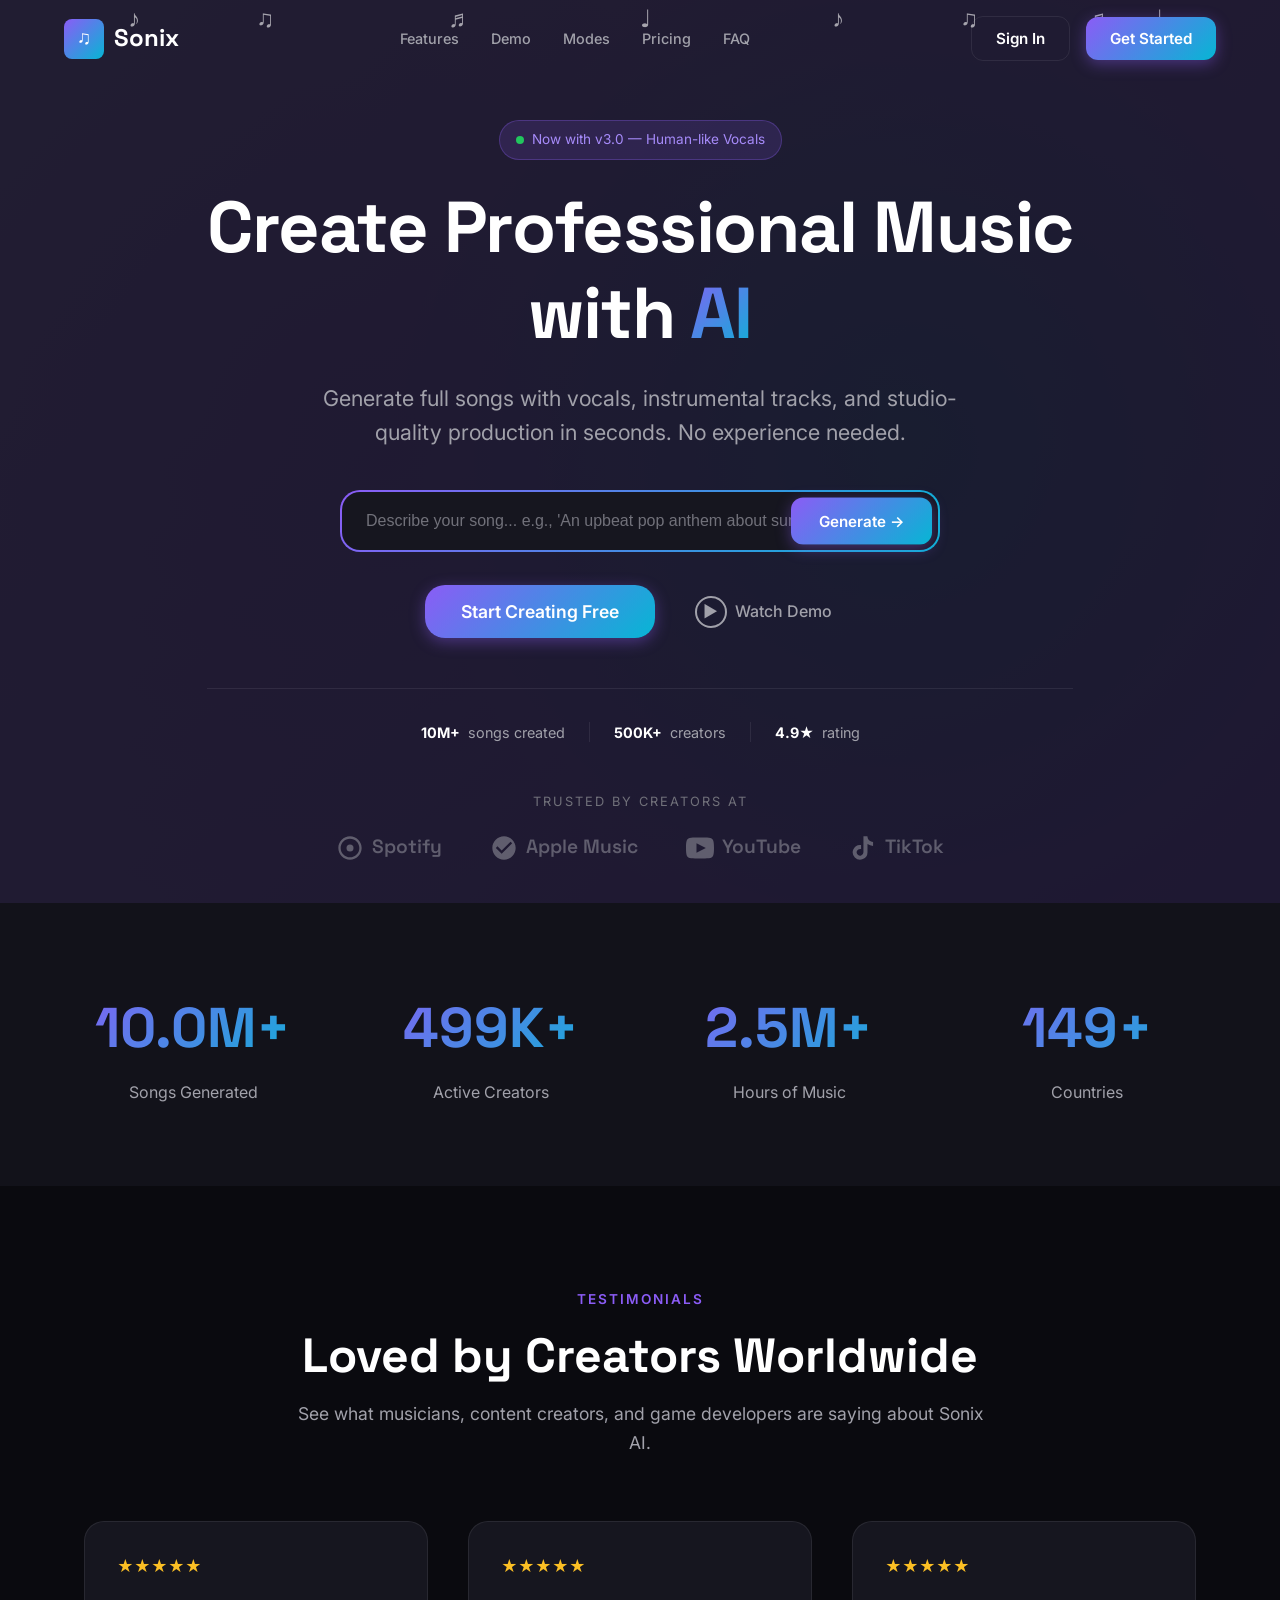
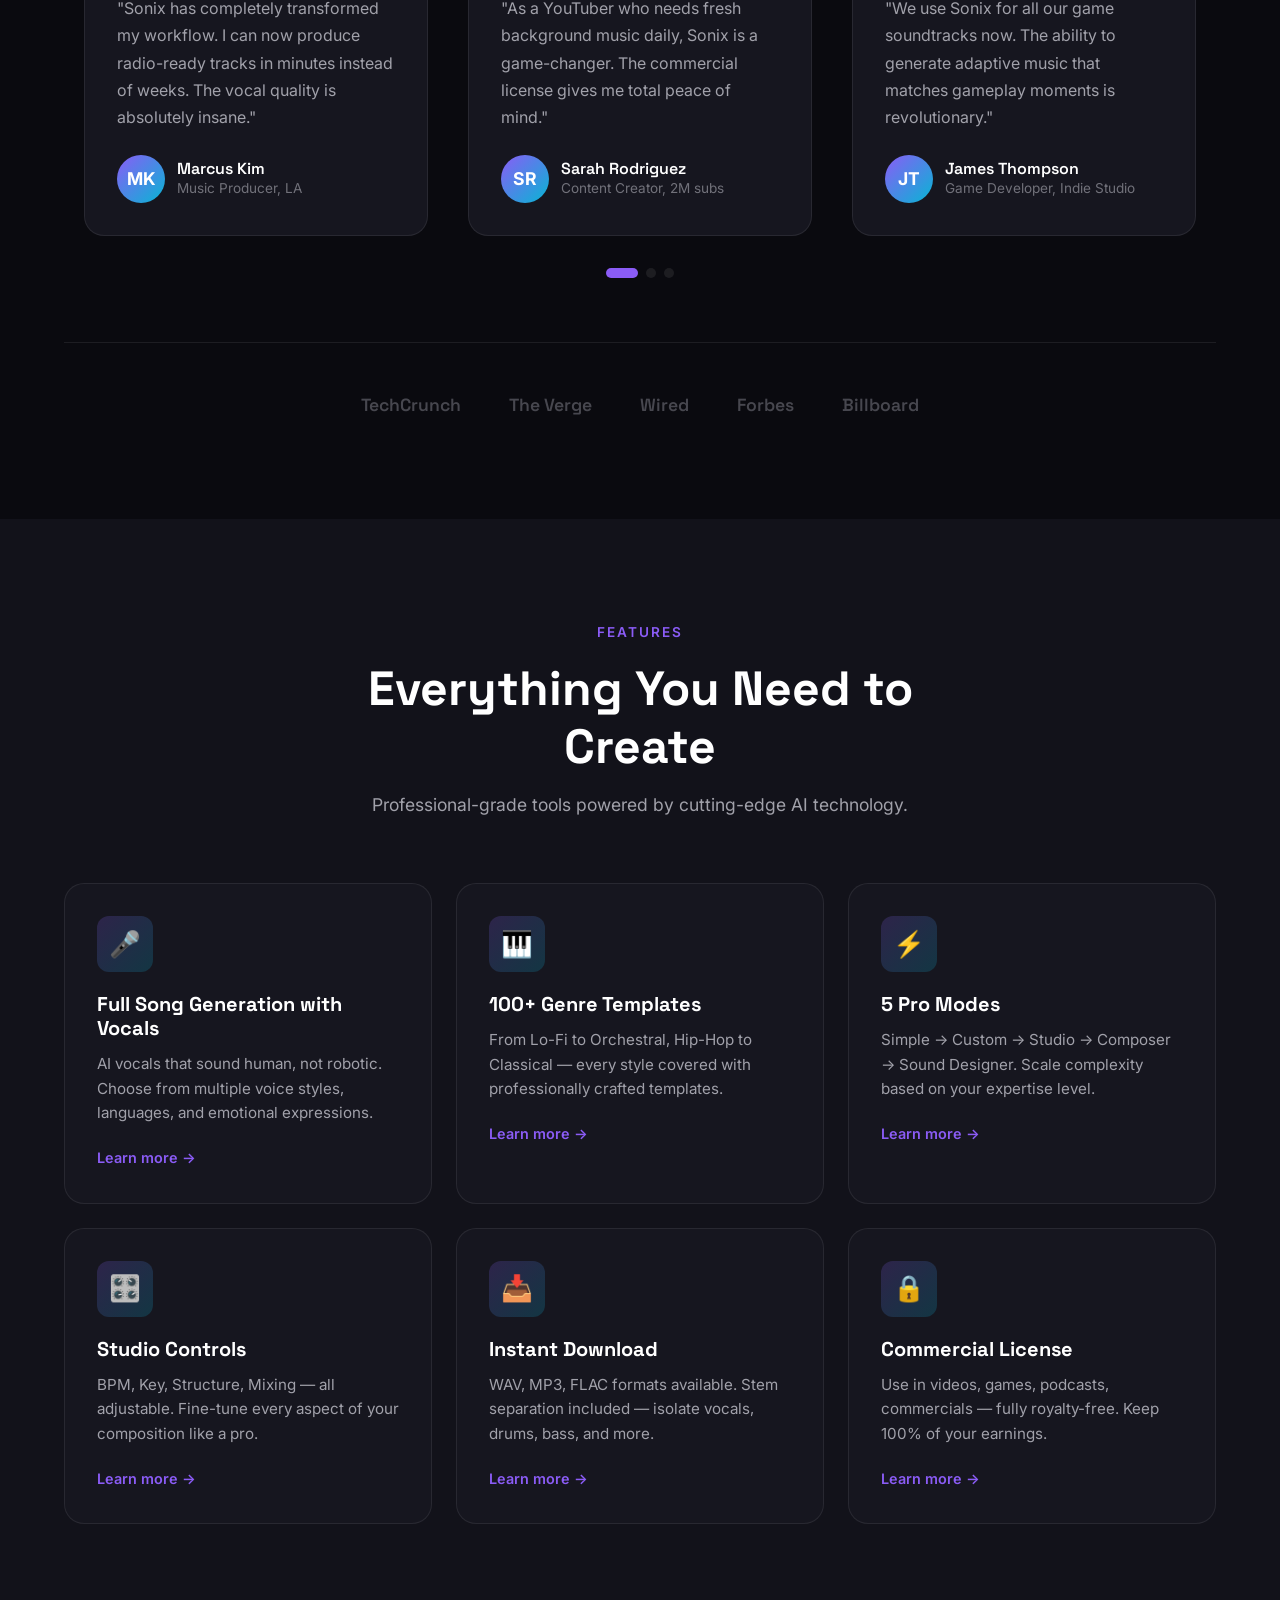
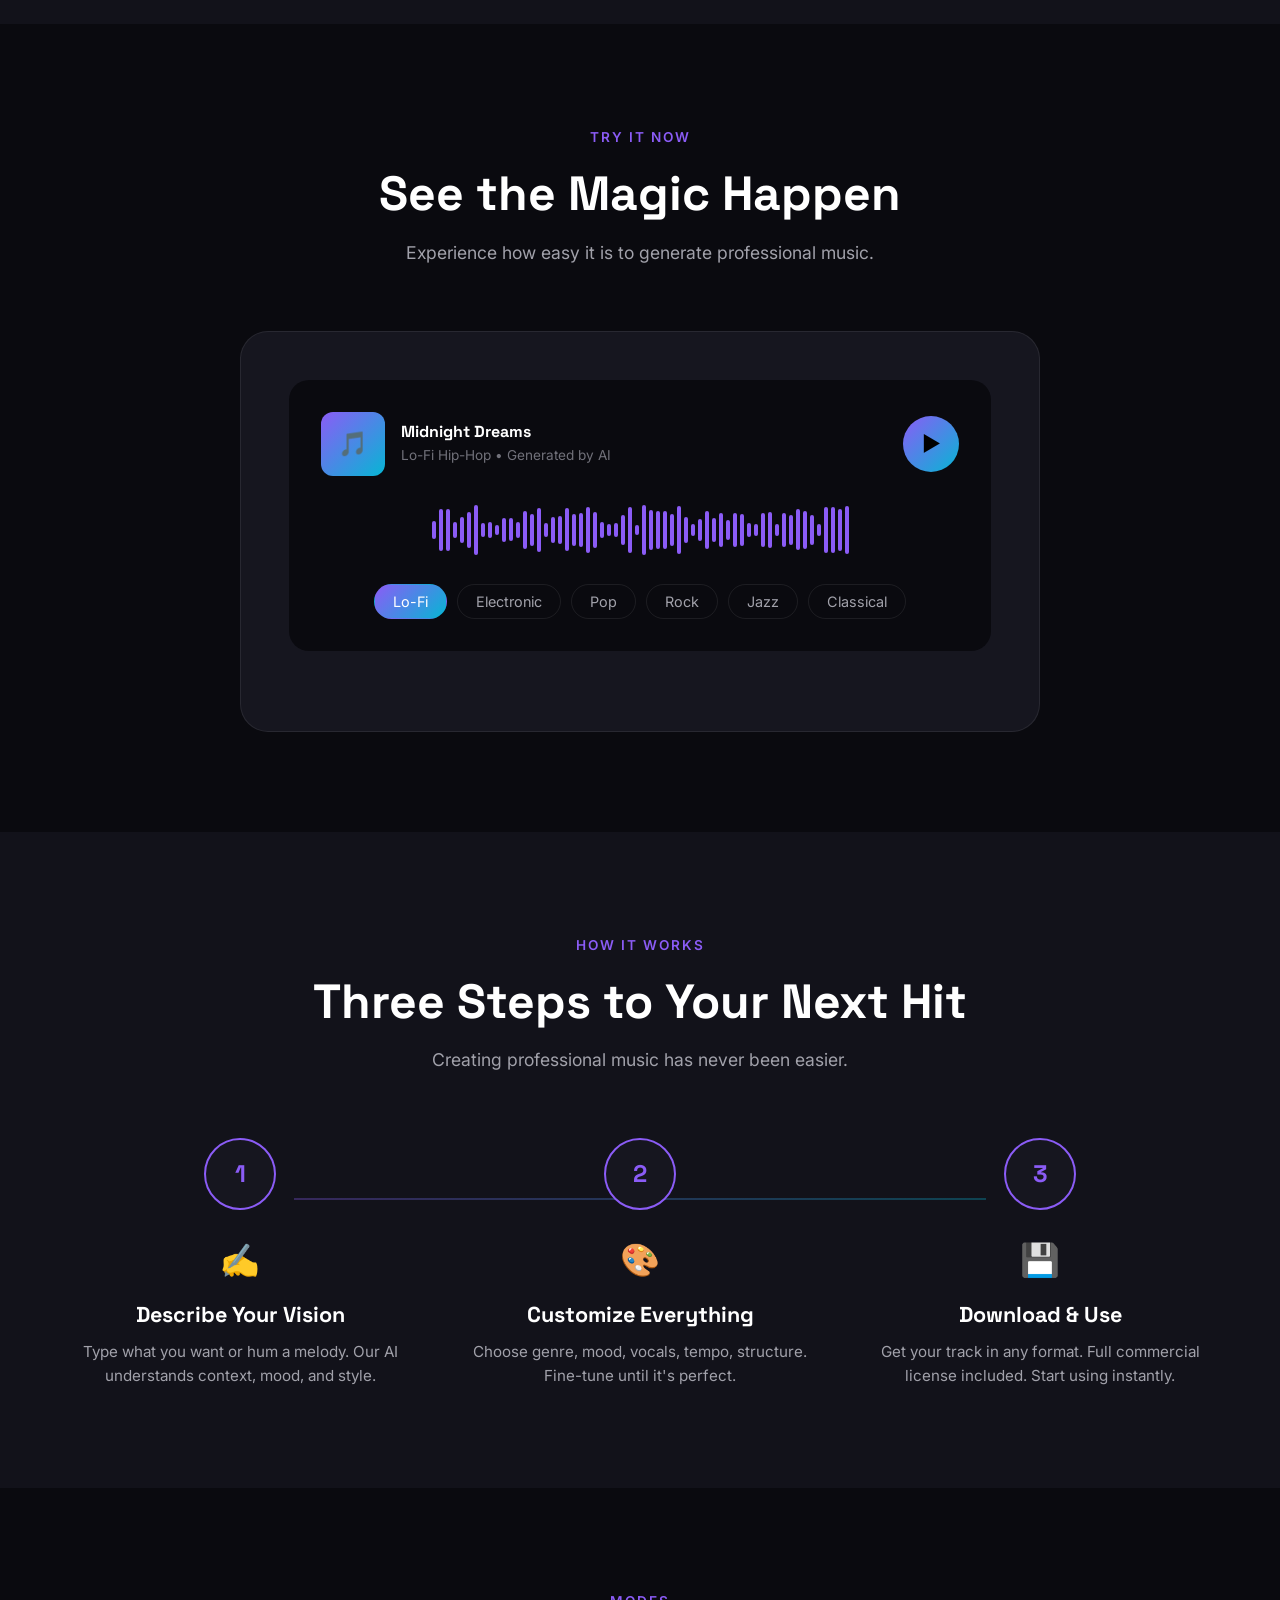
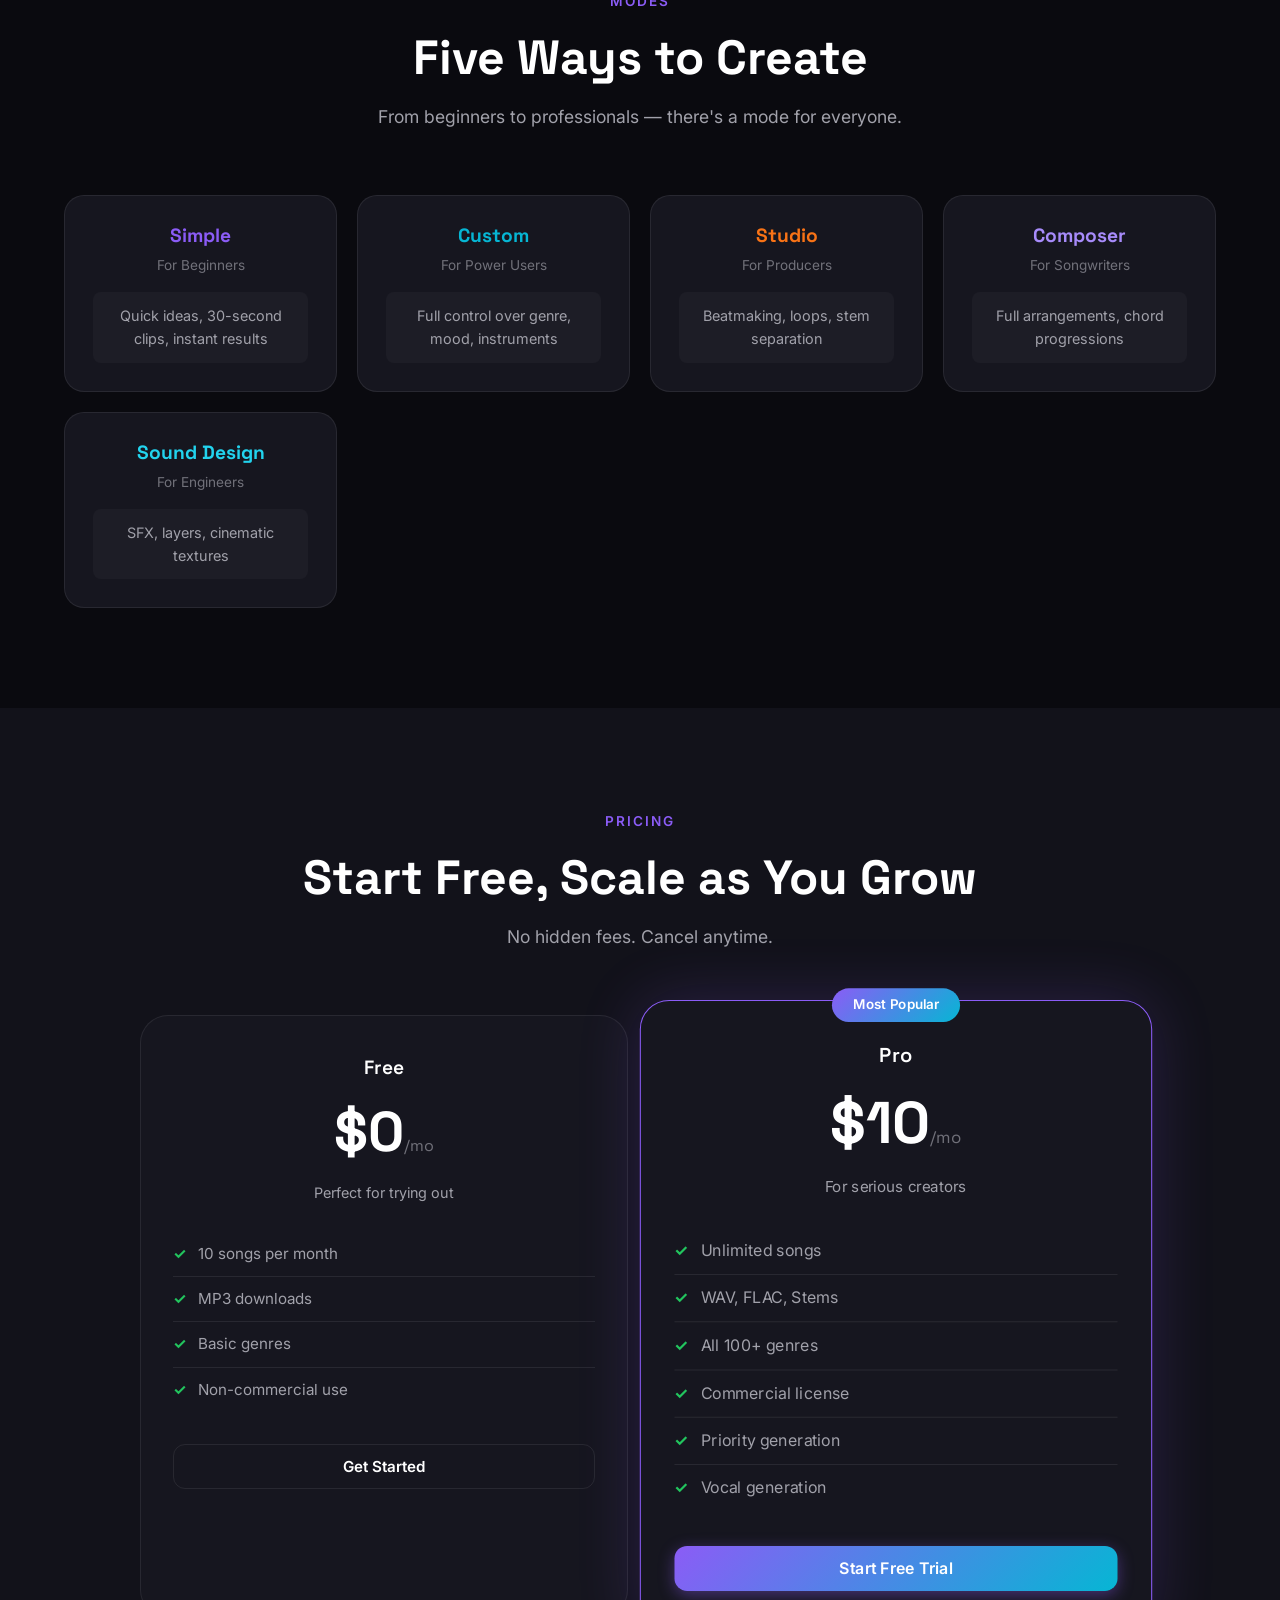
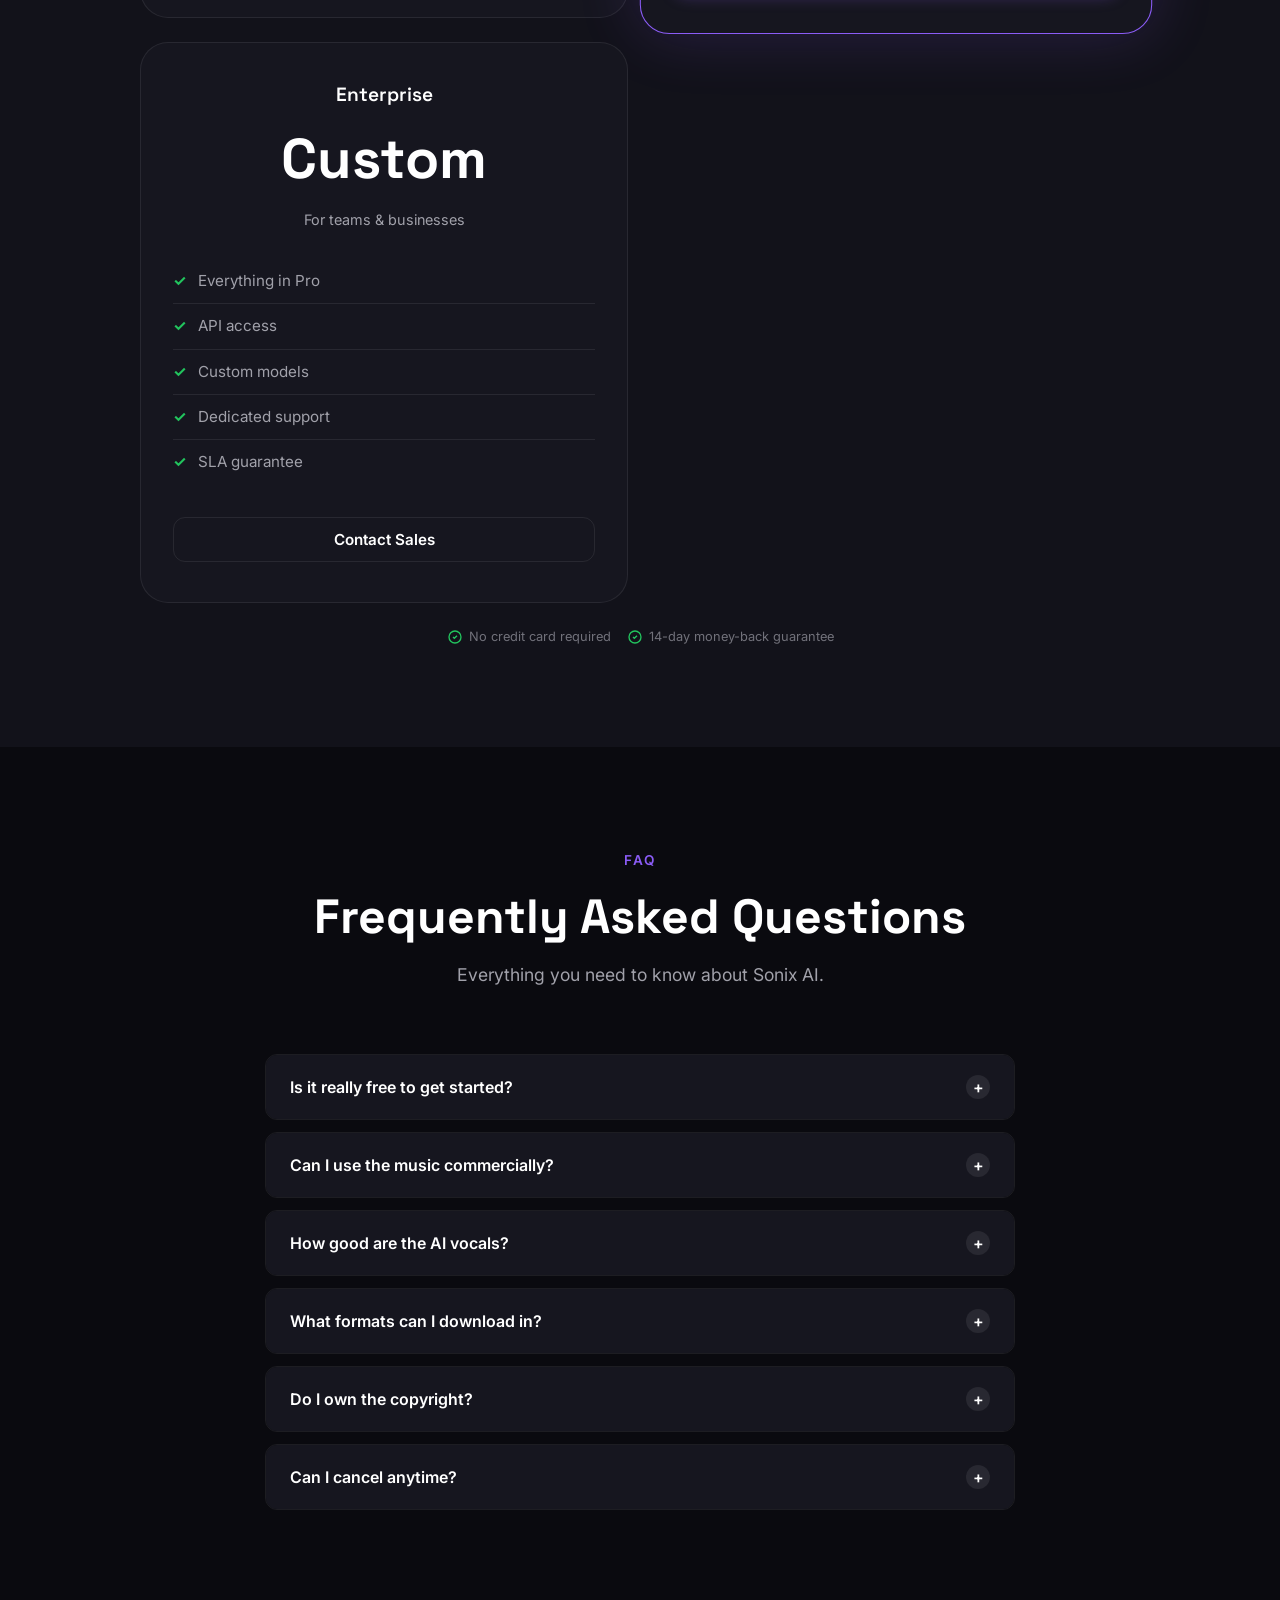
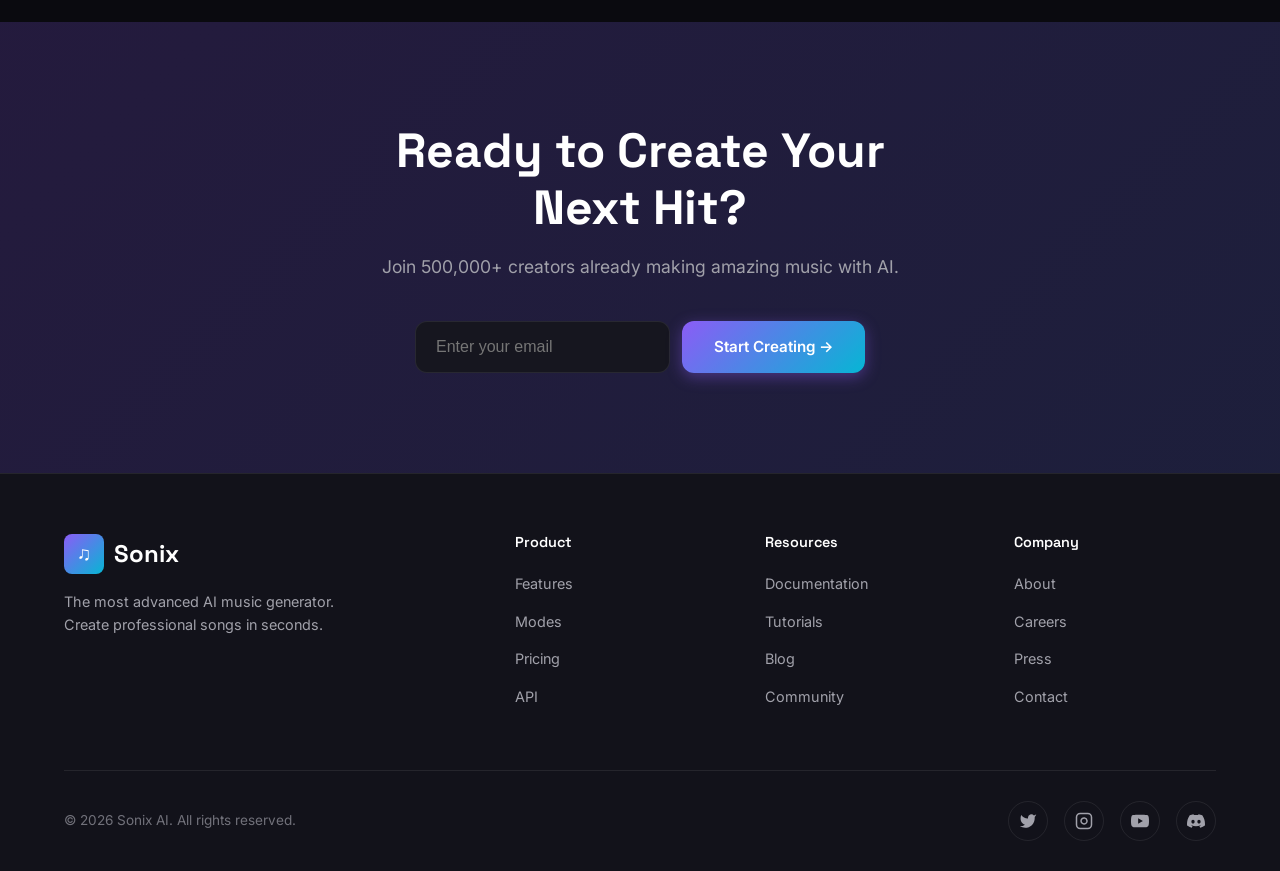
<file: public/index.html>
<!DOCTYPE html>
<html lang="en">
<head>
    <meta charset="UTF-8">
    <meta name="viewport" content="width=device-width, initial-scale=1.0">
    <title>Sonix AI - Create Professional Music with AI | AI Music Generator</title>
    <meta name="description" content="Generate full songs with vocals, instrumental tracks, and studio-quality production in seconds. Free AI music generator for creators, producers, and artists.">
    
    <!-- Open Graph -->
    <meta property="og:title" content="Sonix AI - Create Professional Music with AI">
    <meta property="og:description" content="Generate full songs with vocals, instrumental tracks, and studio-quality production in seconds.">
    <meta property="og:type" content="website">
    <meta property="og:url" content="https://sonix.ai">
    <meta property="og:image" content="https://sonix.ai/og-image.jpg">
    
    <!-- Twitter Card -->
    <meta name="twitter:card" content="summary_large_image">
    <meta name="twitter:title" content="Sonix AI - Create Professional Music with AI">
    <meta name="twitter:description" content="Generate full songs with vocals, instrumental tracks, and studio-quality production in seconds.">
    
    <!-- Schema.org JSON-LD -->
    <script type="application/ld+json">
    {
        "@context": "https://schema.org",
        "@type": "WebApplication",
        "name": "Sonix AI Music Generator",
        "applicationCategory": "MultimediaApplication",
        "operatingSystem": "Web Browser",
        "description": "AI-powered music generation platform for creating professional-quality songs with vocals.",
        "offers": {
            "@type": "Offer",
            "price": "0",
            "priceCurrency": "USD"
        },
        "aggregateRating": {
            "@type": "AggregateRating",
            "ratingValue": "4.9",
            "ratingCount": "50000"
        }
    }
    </script>
    
    <!-- Google Fonts -->
    <link rel="preconnect" href="https://fonts.googleapis.com">
    <link rel="preconnect" href="https://fonts.gstatic.com" crossorigin>
    <link href="https://fonts.googleapis.com/css2?family=Inter:wght@300;400;500;600;700;800&family=Space+Grotesk:wght@400;500;600;700&display=swap" rel="stylesheet">
    
    <style>
        /* ===== CSS VARIABLES ===== */
        :root {
            --bg-primary: #0a0a0f;
            --bg-secondary: #12121a;
            --bg-card: #16161f;
            --text-primary: #ffffff;
            --text-secondary: #a1a1aa;
            --text-muted: #71717a;
            --accent-purple: #8b5cf6;
            --accent-cyan: #06b6d4;
            --accent-violet: #a78bfa;
            --accent-orange: #f97316;
            --gradient-primary: linear-gradient(135deg, #8b5cf6 0%, #06b6d4 100%);
            --gradient-hero: linear-gradient(-45deg, #8b5cf6, #06b6d4, #8b5cf6, #a78bfa);
            --border-color: rgba(255,255,255,0.08);
            --shadow-glow: 0 0 40px rgba(139,92,246,0.3);
            --shadow-card: 0 4px 24px rgba(0,0,0,0.4);
            --radius-sm: 8px;
            --radius-md: 12px;
            --radius-lg: 20px;
            --radius-xl: 28px;
        }

        /* ===== RESET & BASE ===== */
        *, *::before, *::after {
            margin: 0;
            padding: 0;
            box-sizing: border-box;
        }
        
        html {
            scroll-behavior: smooth;
            font-size: 16px;
        }
        
        body {
            font-family: 'Inter', -apple-system, BlinkMacSystemFont, sans-serif;
            background-color: var(--bg-primary);
            color: var(--text-primary);
            line-height: 1.6;
            overflow-x: hidden;
            -webkit-font-smoothing: antialiased;
        }
        
        h1, h2, h3, h4, h5, h6 {
            font-family: 'Space Grotesk', sans-serif;
            font-weight: 700;
            line-height: 1.2;
        }
        
        a {
            text-decoration: none;
            color: inherit;
            transition: all 0.3s ease;
        }
        
        img {
            max-width: 100%;
            height: auto;
        }
        
        button {
            cursor: pointer;
            border: none;
            outline: none;
            font-family: inherit;
        }
        
        .container {
            max-width: 1200px;
            margin: 0 auto;
            padding: 0 24px;
        }
        
        /* ===== ANIMATIONS KEYFRAMES ===== */
        @keyframes gradientFlow {
            0% { background-position: 0% 50%; }
            50% { background-position: 100% 50%; }
            100% { background-position: 0% 50%; }
        }
        
        @keyframes float {
            0%, 100% { transform: translateY(0) rotate(0deg); }
            25% { transform: translateY(-20px) rotate(5deg); }
            75% { transform: translateY(10px) rotate(-5deg); }
        }
        
        @keyframes pulse-glow {
            0%, 100% { box-shadow: 0 0 20px rgba(139,92,246,0.4), 0 0 40px rgba(6,182,212,0.2); }
            50% { box-shadow: 0 0 30px rgba(139,92,246,0.6), 0 0 60px rgba(6,182,212,0.4); }
        }
        
        @keyframes waveform {
            0%, 100% { transform: scaleY(0.3); }
            50% { transform: scaleY(1); }
        }
        
        @keyframes fadeInUp {
            from {
                opacity: 0;
                transform: translateY(30px);
            }
            to {
                opacity: 1;
                transform: translateY(0);
            }
        }
        
        @keyframes slideInLeft {
            from {
                opacity: 0;
                transform: translateX(-40px);
            }
            to {
                opacity: 1;
                transform: translateX(0);
            }
        }
        
        @keyframes slideInRight {
            from {
                opacity: 0;
                transform: translateX(40px);
            }
            to {
                opacity: 1;
                transform: translateX(0);
            }
        }
        
        @keyframes countUp {
            from { opacity: 0; transform: scale(0.5); }
            to { opacity: 1; transform: scale(1); }
        }
        
        @keyframes noteFloat {
            0% { 
                transform: translateY(100vh) rotate(0deg) scale(0);
                opacity: 0;
            }
            10% { opacity: 1; transform: scale(1); }
            90% { opacity: 1; }
            100% { 
                transform: translateY(-100vh) rotate(720deg) scale(0);
                opacity: 0;
            }
        }
        
        @keyframes ripple {
            0% { transform: scale(0); opacity: 0.5; }
            100% { transform: scale(4); opacity: 0; }
        }
        
        @keyframes drawLine {
            to { stroke-dashoffset: 0; }
        }
        
        @keyframes textReveal {
            from { opacity: 0; transform: translateY(20px); filter: blur(10px); }
            to { opacity: 1; transform: translateY(0); filter: blur(0); }
        }
        
        @keyframes borderGlow {
            0%, 100% { border-color: rgba(139,92,246,0.5); }
            33% { border-color: rgba(6,182,212,0.5); }
            66% { border-color: rgba(167,139,250,0.5); }
        }
        
        @keyframes iconPulse {
            0%, 100% { transform: scale(1); }
            50% { transform: scale(1.15); }
        }
        
        @keyframes shimmer {
            0% { background-position: -200% center; }
            100% { background-position: 200% center; }
        }
        
        @keyframes carouselSlide {
            0%, 33% { transform: translateX(0); }
            33.33%, 66% { transform: translateX(-100%); }
            66.66%, 100% { transform: translateX(-200%); }
        }
        
        /* ===== SCROLL ANIMATIONS ===== */
        .reveal {
            opacity: 0;
            transform: translateY(30px);
            transition: all 0.8s cubic-bezier(0.16, 1, 0.3, 1);
        }
        
        .reveal.active {
            opacity: 1;
            transform: translateY(0);
        }
        
        .reveal-left {
            opacity: 0;
            transform: translateX(-40px);
            transition: all 0.8s cubic-bezier(0.16, 1, 0.3, 1);
        }
        
        .reveal-left.active {
            opacity: 1;
            transform: translateX(0);
        }
        
        .reveal-right {
            opacity: 0;
            transform: translateX(40px);
            transition: all 0.8s cubic-bezier(0.16, 1, 0.3, 1);
        }
        
        .reveal-right.active {
            opacity: 1;
            transform: translateX(0);
        }
        
        .delay-1 { transition-delay: 0.1s; }
        .delay-2 { transition-delay: 0.2s; }
        .delay-3 { transition-delay: 0.3s; }
        .delay-4 { transition-delay: 0.4s; }
        .delay-5 { transition-delay: 0.5s; }
        .delay-6 { transition-delay: 0.6s; }

        /* ===== NAVIGATION ===== */
        .navbar {
            position: fixed;
            top: 0;
            left: 0;
            right: 0;
            z-index: 1000;
            padding: 16px 0;
            transition: all 0.3s ease;
            background: transparent;
        }
        
        .navbar.scrolled {
            background: rgba(10,10,15,0.9);
            backdrop-filter: blur(20px);
            border-bottom: 1px solid var(--border-color);
            padding: 12px 0;
        }
        
        .nav-content {
            display: flex;
            align-items: center;
            justify-content: space-between;
        }
        
        .logo {
            display: flex;
            align-items: center;
            gap: 10px;
            font-family: 'Space Grotesk', sans-serif;
            font-size: 1.5rem;
            font-weight: 700;
        }
        
        .logo-icon {
            width: 40px;
            height: 40px;
            background: var(--gradient-primary);
            border-radius: var(--radius-sm);
            display: flex;
            align-items: center;
            justify-content: center;
            font-size: 1.2rem;
        }
        
        .nav-links {
            display: flex;
            gap: 32px;
            list-style: none;
        }
        
        .nav-links a {
            font-size: 0.9rem;
            font-weight: 500;
            color: var(--text-secondary);
            position: relative;
        }
        
        .nav-links a:hover {
            color: var(--text-primary);
        }
        
        .nav-links a::after {
            content: '';
            position: absolute;
            bottom: -4px;
            left: 0;
            width: 0;
            height: 2px;
            background: var(--gradient-primary);
            transition: width 0.3s ease;
        }
        
        .nav-links a:hover::after {
            width: 100%;
        }
        
        .nav-actions {
            display: flex;
            align-items: center;
            gap: 16px;
        }
        
        .btn {
            display: inline-flex;
            align-items: center;
            justify-content: center;
            gap: 8px;
            padding: 12px 24px;
            border-radius: var(--radius-md);
            font-weight: 600;
            font-size: 0.95rem;
            transition: all 0.3s cubic-bezier(0.16, 1, 0.3, 1);
            position: relative;
            overflow: hidden;
        }
        
        .btn-primary {
            background: var(--gradient-primary);
            color: white;
            box-shadow: 0 4px 15px rgba(139,92,246,0.4);
        }
        
        .btn-primary:hover {
            transform: translateY(-2px) scale(1.02);
            box-shadow: 0 8px 30px rgba(139,92,246,0.5);
        }
        
        .btn-primary:active {
            transform: translateY(0) scale(0.98);
        }
        
        .btn-ghost {
            background: transparent;
            border: 1px solid var(--border-color);
            color: var(--text-primary);
        }
        
        .btn-ghost:hover {
            background: rgba(255,255,255,0.05);
            border-color: rgba(255,255,255,0.2);
        }
        
        .btn-large {
            padding: 16px 36px;
            font-size: 1.1rem;
            border-radius: var(--radius-lg);
        }
        
        .ripple-effect {
            position: absolute;
            border-radius: 50%;
            background: rgba(255,255,255,0.3);
            animation: ripple 0.6s linear;
            pointer-events: none;
        }
        
        /* Mobile menu */
        .mobile-menu-btn {
            display: none;
            flex-direction: column;
            gap: 5px;
            background: none;
            padding: 8px;
        }
        
        .mobile-menu-btn span {
            width: 24px;
            height: 2px;
            background: var(--text-primary);
            transition: all 0.3s ease;
        }

        /* ===== HERO SECTION ===== */
        .hero {
            min-height: 100vh;
            display: flex;
            align-items: center;
            position: relative;
            overflow: hidden;
            padding-top: 80px;
        }
        
        .hero-bg {
            position: absolute;
            inset: 0;
            background: var(--gradient-hero);
            background-size: 400% 400%;
            animation: gradientFlow 15s ease infinite;
            opacity: 0.15;
        }
        
        .hero-bg::before {
            content: '';
            position: absolute;
            inset: 0;
            background: radial-gradient(circle at 30% 50%, rgba(139,92,246,0.3) 0%, transparent 50%),
                        radial-gradient(circle at 70% 50%, rgba(6,182,212,0.3) 0%, transparent 50%);
        }
        
        /* Floating music notes */
        .music-particles {
            position: absolute;
            inset: 0;
            pointer-events: none;
            overflow: hidden;
        }
        
        .particle {
            position: absolute;
            font-size: 1.5rem;
            animation: noteFloat linear infinite;
            opacity: 0.6;
        }
        
        .particle:nth-child(1) { left: 10%; animation-duration: 15s; animation-delay: 0s; }
        .particle:nth-child(2) { left: 20%; animation-duration: 18s; animation-delay: 2s; }
        .particle:nth-child(3) { left: 35%; animation-duration: 12s; animation-delay: 4s; }
        .particle:nth-child(4) { left: 50%; animation-duration: 20s; animation-delay: 1s; }
        .particle:nth-child(5) { left: 65%; animation-duration: 16s; animation-delay: 3s; }
        .particle:nth-child(6) { left: 75%; animation-duration: 14s; animation-delay: 5s; }
        .particle:nth-child(7) { left: 85%; animation-duration: 19s; animation-delay: 2.5s; }
        .particle:nth-child(8) { left: 90%; animation-duration: 17s; animation-delay: 6s; }
        
        .hero-content {
            position: relative;
            z-index: 10;
            text-align: center;
            max-width: 900px;
            margin: 0 auto;
            padding: 40px 0;
        }
        
        .hero-badge {
            display: inline-flex;
            align-items: center;
            gap: 8px;
            padding: 8px 16px;
            background: rgba(139,92,246,0.15);
            border: 1px solid rgba(139,92,246,0.3);
            border-radius: 100px;
            font-size: 0.85rem;
            color: var(--accent-violet);
            margin-bottom: 24px;
            animation: fadeInUp 0.8s ease forwards;
        }
        
        .badge-dot {
            width: 8px;
            height: 8px;
            background: #22c55e;
            border-radius: 50%;
            animation: pulse-glow 2s infinite;
        }
        
        .hero-title {
            font-size: clamp(2.5rem, 6vw, 4.5rem);
            margin-bottom: 24px;
            letter-spacing: -0.02em;
            animation: fadeInUp 0.8s ease 0.1s forwards;
            opacity: 0;
        }
        
        .hero-title .gradient-text {
            background: var(--gradient-primary);
            -webkit-background-clip: text;
            -webkit-text-fill-color: transparent;
            background-clip: text;
        }
        
        .hero-subtitle {
            font-size: clamp(1.1rem, 2vw, 1.35rem);
            color: var(--text-secondary);
            max-width: 650px;
            margin: 0 auto 40px;
            animation: fadeInUp 0.8s ease 0.2s forwards;
            opacity: 0;
        }
        
        /* Demo prompt input */
        .demo-input-wrapper {
            position: relative;
            max-width: 600px;
            margin: 0 auto 32px;
            animation: fadeInUp 0.8s ease 0.3s forwards;
            opacity: 0;
        }
        
        .demo-input {
            width: 100%;
            padding: 20px 140px 20px 24px;
            background: var(--bg-card);
            border: 2px solid transparent;
            border-radius: var(--radius-lg);
            font-size: 1rem;
            color: var(--text-primary);
            outline: none;
            transition: all 0.3s ease;
            background-image: linear-gradient(var(--bg-card), var(--bg-card)), var(--gradient-primary);
            background-origin: border-box;
            background-clip: padding-box, border-box;
            animation: borderGlow 4s linear infinite;
        }
        
        .demo-input:focus {
            box-shadow: 0 0 30px rgba(139,92,246,0.3), 0 0 60px rgba(6,182,212,0.2);
        }
        
        .demo-input::placeholder {
            color: var(--text-muted);
        }
        
        .demo-input-btn {
            position: absolute;
            right: 8px;
            top: 50%;
            transform: translateY(-50%);
            padding: 14px 28px;
        }
        
        /* Hero CTAs */
        .hero-ctas {
            display: flex;
            align-items: center;
            justify-content: center;
            gap: 16px;
            flex-wrap: wrap;
            animation: fadeInUp 0.8s ease 0.4s forwards;
            opacity: 0;
        }
        
        .hero-cta-secondary {
            display: inline-flex;
            align-items: center;
            gap: 8px;
            color: var(--text-secondary);
            font-weight: 500;
            padding: 12px 24px;
            transition: all 0.3s ease;
        }
        
        .hero-cta-secondary:hover {
            color: var(--text-primary);
        }
        
        .play-icon {
            width: 32px;
            height: 32px;
            border: 2px solid currentColor;
            border-radius: 50%;
            display: flex;
            align-items: center;
            justify-content: center;
            transition: all 0.3s ease;
        }
        
        .hero-cta-secondary:hover .play-icon {
            background: rgba(255,255,255,0.1);
            border-color: var(--accent-cyan);
        }
        
        /* Social proof bar */
        .social-proof {
            display: flex;
            align-items: center;
            justify-content: center;
            gap: 24px;
            flex-wrap: wrap;
            margin-top: 48px;
            padding-top: 32px;
            border-top: 1px solid var(--border-color);
            animation: fadeInUp 0.8s ease 0.5s forwards;
            opacity: 0;
        }
        
        .proof-item {
            display: flex;
            align-items: center;
            gap: 8px;
            font-size: 0.9rem;
            color: var(--text-secondary);
        }
        
        .proof-value {
            font-weight: 700;
            color: var(--text-primary);
        }
        
        .proof-divider {
            width: 1px;
            height: 20px;
            background: var(--border-color);
        }
        
        /* Trusted by logos */
        .trusted-by {
            margin-top: 48px;
            animation: fadeInUp 0.8s ease 0.6s forwards;
            opacity: 0;
        }
        
        .trusted-label {
            font-size: 0.8rem;
            color: var(--text-muted);
            text-transform: uppercase;
            letter-spacing: 2px;
            margin-bottom: 20px;
        }
        
        .logos-row {
            display: flex;
            align-items: center;
            justify-content: center;
            gap: 48px;
            flex-wrap: wrap;
            opacity: 0.5;
        }
        
        .logo-fake {
            font-family: 'Space Grotesk', sans-serif;
            font-size: 1.2rem;
            font-weight: 600;
            color: var(--text-secondary);
            display: flex;
            align-items: center;
            gap: 8px;
        }
        
        .logo-fake svg {
            width: 28px;
            height: 28px;
        }

        /* ===== STATS SECTION ===== */
        .stats-section {
            padding: 80px 0;
            background: var(--bg-secondary);
            position: relative;
        }
        
        .stats-grid {
            display: grid;
            grid-template-columns: repeat(auto-fit, minmax(200px, 1fr));
            gap: 40px;
        }
        
        .stat-item {
            text-align: center;
        }
        
        .stat-number {
            font-family: 'Space Grotesk', sans-serif;
            font-size: 3.5rem;
            font-weight: 700;
            background: var(--gradient-primary);
            -webkit-background-clip: text;
            -webkit-text-fill-color: transparent;
            background-clip: text;
            margin-bottom: 8px;
        }
        
        .stat-label {
            font-size: 1rem;
            color: var(--text-secondary);
        }

        /* ===== TESTIMONIALS SECTION ===== */
        .testimonials-section {
            padding: 100px 0;
            overflow: hidden;
        }
        
        .section-header {
            text-align: center;
            max-width: 700px;
            margin: 0 auto 64px;
        }
        
        .section-tag {
            display: inline-block;
            font-size: 0.85rem;
            font-weight: 600;
            color: var(--accent-purple);
            text-transform: uppercase;
            letter-spacing: 2px;
            margin-bottom: 16px;
        }
        
        .section-title {
            font-size: clamp(2rem, 4vw, 3rem);
            margin-bottom: 16px;
        }
        
        .section-desc {
            font-size: 1.1rem;
            color: var(--text-secondary);
        }
        
        .testimonials-carousel {
            position: relative;
            overflow: hidden;
        }
        
        .testimonials-track {
            display: flex;
            transition: transform 0.5s ease;
        }
        
        .testimonial-card {
            flex: 0 0 100%;
            padding: 0 20px;
        }
        
        @media (min-width: 768px) {
            .testimonial-card {
                flex: 0 0 50%;
            }
        }
        
        @media (min-width: 1024px) {
            .testimonial-card {
                flex: 0 0 33.333%;
            }
        }
        
        .testimonial-inner {
            background: var(--bg-card);
            border: 1px solid var(--border-color);
            border-radius: var(--radius-lg);
            padding: 32px;
            height: 100%;
            transition: all 0.3s ease;
        }
        
        .testimonial-inner:hover {
            border-color: rgba(139,92,246,0.3);
            transform: translateY(-4px);
            box-shadow: var(--shadow-glow);
        }
        
        .testimonial-stars {
            display: flex;
            gap: 4px;
            margin-bottom: 16px;
            color: #fbbf24;
        }
        
        .testimonial-text {
            font-size: 1rem;
            color: var(--text-secondary);
            margin-bottom: 24px;
            line-height: 1.7;
        }
        
        .testimonial-author {
            display: flex;
            align-items: center;
            gap: 12px;
        }
        
        .author-avatar {
            width: 48px;
            height: 48px;
            border-radius: 50%;
            background: var(--gradient-primary);
            display: flex;
            align-items: center;
            justify-content: center;
            font-weight: 700;
            font-size: 1.1rem;
        }
        
        .author-info h4 {
            font-size: 1rem;
            font-weight: 600;
        }
        
        .author-info p {
            font-size: 0.85rem;
            color: var(--text-muted);
        }
        
        .carousel-dots {
            display: flex;
            justify-content: center;
            gap: 8px;
            margin-top: 32px;
        }
        
        .carousel-dot {
            width: 10px;
            height: 10px;
            border-radius: 50%;
            background: var(--border-color);
            border: none;
            cursor: pointer;
            transition: all 0.3s ease;
        }
        
        .carousel-dot.active {
            background: var(--accent-purple);
            width: 32px;
            border-radius: 5px;
        }
        
        /* Press logos */
        .press-logos {
            display: flex;
            align-items: center;
            justify-content: center;
            gap: 48px;
            flex-wrap: wrap;
            margin-top: 64px;
            padding-top: 48px;
            border-top: 1px solid var(--border-color);
        }
        
        .press-logo {
            font-family: 'Space Grotesk', sans-serif;
            font-size: 1.1rem;
            font-weight: 600;
            color: var(--text-muted);
            opacity: 0.6;
            transition: opacity 0.3s ease;
        }
        
        .press-logo:hover {
            opacity: 1;
            color: var(--text-secondary);
        }

        /* ===== FEATURES SECTION ===== */
        .features-section {
            padding: 100px 0;
            background: var(--bg-secondary);
        }
        
        .features-grid {
            display: grid;
            grid-template-columns: repeat(auto-fit, minmax(340px, 1fr));
            gap: 24px;
        }
        
        .feature-card {
            background: var(--bg-card);
            border: 1px solid var(--border-color);
            border-radius: var(--radius-lg);
            padding: 32px;
            transition: all 0.4s cubic-bezier(0.16, 1, 0.3, 1);
            position: relative;
            overflow: hidden;
        }
        
        .feature-card::before {
            content: '';
            position: absolute;
            inset: 0;
            background: linear-gradient(135deg, rgba(139,92,246,0.1) 0%, rgba(6,182,212,0.1) 100%);
            opacity: 0;
            transition: opacity 0.3s ease;
        }
        
        .feature-card:hover {
            transform: translateY(-8px);
            border-color: rgba(139,92,246,0.4);
            box-shadow: 0 20px 60px rgba(139,92,246,0.15), 0 0 40px rgba(6,182,212,0.1);
        }
        
        .feature-card:hover::before {
            opacity: 1;
        }
        
        .feature-icon {
            width: 56px;
            height: 56px;
            background: linear-gradient(135deg, rgba(139,92,246,0.2) 0%, rgba(6,182,212,0.2) 100%);
            border-radius: var(--radius-md);
            display: flex;
            align-items: center;
            justify-content: center;
            font-size: 1.6rem;
            margin-bottom: 20px;
            transition: all 0.3s ease;
            position: relative;
            z-index: 1;
        }
        
        .feature-card:hover .feature-icon {
            animation: iconPulse 0.6s ease;
            background: var(--gradient-primary);
        }
        
        .feature-title {
            font-size: 1.25rem;
            margin-bottom: 12px;
            position: relative;
            z-index: 1;
        }
        
        .feature-desc {
            color: var(--text-secondary);
            font-size: 0.95rem;
            margin-bottom: 20px;
            position: relative;
            z-index: 1;
        }
        
        .feature-link {
            display: inline-flex;
            align-items: center;
            gap: 6px;
            color: var(--accent-purple);
            font-weight: 600;
            font-size: 0.9rem;
            position: relative;
            z-index: 1;
            transition: all 0.3s ease;
        }
        
        .feature-link:hover {
            gap: 12px;
            color: var(--accent-cyan);
        }

        /* ===== DEMO SECTION ===== */
        .demo-section {
            padding: 100px 0;
        }
        
        .demo-container {
            background: var(--bg-card);
            border: 1px solid var(--border-color);
            border-radius: var(--radius-xl);
            padding: 48px;
            max-width: 800px;
            margin: 0 auto;
        }
        
        .demo-player {
            background: var(--bg-primary);
            border-radius: var(--radius-lg);
            padding: 32px;
            margin-bottom: 32px;
        }
        
        .player-header {
            display: flex;
            align-items: center;
            justify-content: space-between;
            margin-bottom: 24px;
        }
        
        .track-info {
            display: flex;
            align-items: center;
            gap: 16px;
        }
        
        .track-artwork {
            width: 64px;
            height: 64px;
            background: var(--gradient-primary);
            border-radius: var(--radius-md);
            display: flex;
            align-items: center;
            justify-content: center;
            font-size: 1.5rem;
        }
        
        .track-details h4 {
            font-size: 1rem;
            margin-bottom: 4px;
        }
        
        .track-details p {
            font-size: 0.85rem;
            color: var(--text-muted);
        }
        
        .play-btn-main {
            width: 56px;
            height: 56px;
            background: var(--gradient-primary);
            border-radius: 50%;
            display: flex;
            align-items: center;
            justify-content: center;
            font-size: 1.3rem;
            transition: all 0.3s ease;
            cursor: pointer;
        }
        
        .play-btn-main:hover {
            transform: scale(1.1);
            box-shadow: 0 0 30px rgba(139,92,246,0.5);
        }
        
        .waveform-display {
            display: flex;
            align-items: center;
            justify-content: center;
            gap: 3px;
            height: 60px;
            margin-bottom: 24px;
        }
        
        .waveform-bar {
            width: 4px;
            background: var(--accent-purple);
            border-radius: 2px;
            transform-origin: bottom;
            animation: waveform 0.8s ease-in-out infinite paused;
        }
        
        .waveform-bar.playing {
            animation-play-state: running;
        }
        
        .genre-pills {
            display: flex;
            flex-wrap: wrap;
            gap: 10px;
            justify-content: center;
        }
        
        .genre-pill {
            padding: 8px 18px;
            background: transparent;
            border: 1px solid var(--border-color);
            border-radius: 100px;
            color: var(--text-secondary);
            font-size: 0.9rem;
            cursor: pointer;
            transition: all 0.3s ease;
        }
        
        .genre-pill:hover,
        .genre-pill.active {
            background: var(--gradient-primary);
            border-color: transparent;
            color: white;
        }
        
        .generation-status {
            text-align: center;
            padding: 20px;
            background: rgba(139,92,246,0.1);
            border-radius: var(--radius-md);
            margin-top: 24px;
            display: none;
        }
        
        .generation-status.generating {
            display: block;
        }
        
        .status-text {
            color: var(--accent-purple);
            font-weight: 600;
        }
        
        .progress-bar {
            height: 4px;
            background: var(--border-color);
            border-radius: 2px;
            margin-top: 12px;
            overflow: hidden;
        }
        
        .progress-fill {
            height: 100%;
            background: var(--gradient-primary);
            border-radius: 2px;
            width: 0%;
            transition: width 0.3s ease;
        }

        /* ===== HOW IT WORKS SECTION ===== */
        .how-it-works {
            padding: 100px 0;
            background: var(--bg-secondary);
        }
        
        .steps-container {
            display: grid;
            grid-template-columns: repeat(auto-fit, minmax(280px, 1fr));
            gap: 48px;
            position: relative;
        }
        
        .steps-container::before {
            content: '';
            position: absolute;
            top: 60px;
            left: 20%;
            right: 20%;
            height: 2px;
            background: linear-gradient(90deg, var(--accent-purple), var(--accent-cyan));
            opacity: 0.3;
        }
        
        @media (max-width: 900px) {
            .steps-container::before {
                display: none;
            }
        }
        
        .step-card {
            text-align: center;
            position: relative;
        }
        
        .step-number {
            width: 72px;
            height: 72px;
            background: var(--bg-card);
            border: 2px solid var(--accent-purple);
            border-radius: 50%;
            display: flex;
            align-items: center;
            justify-content: center;
            font-family: 'Space Grotesk', sans-serif;
            font-size: 1.5rem;
            font-weight: 700;
            color: var(--accent-purple);
            margin: 0 auto 24px;
            position: relative;
            z-index: 2;
            transition: all 0.3s ease;
        }
        
        .step-card:hover .step-number {
            background: var(--gradient-primary);
            color: white;
            transform: scale(1.1);
            box-shadow: 0 0 30px rgba(139,92,246,0.4);
        }
        
        .step-icon {
            font-size: 2rem;
            margin-bottom: 16px;
        }
        
        .step-title {
            font-size: 1.35rem;
            margin-bottom: 12px;
        }
        
        .step-desc {
            color: var(--text-secondary);
            font-size: 0.95rem;
        }

        /* ===== MODES SECTION ===== */
        .modes-section {
            padding: 100px 0;
        }
        
        .modes-grid {
            display: grid;
            grid-template-columns: repeat(auto-fit, minmax(220px, 1fr));
            gap: 20px;
        }
        
        .mode-card {
            background: var(--bg-card);
            border: 1px solid var(--border-color);
            border-radius: var(--radius-lg);
            padding: 28px;
            text-align: center;
            transition: all 0.4s cubic-bezier(0.16, 1, 0.3, 1);
            position: relative;
            overflow: hidden;
        }
        
        .mode-card::after {
            content: '';
            position: absolute;
            bottom: 0;
            left: 0;
            right: 0;
            height: 4px;
            background: var(--mode-color, var(--accent-purple));
            transform: scaleX(0);
            transition: transform 0.3s ease;
        }
        
        .mode-card:hover {
            transform: translateY(-8px);
            border-color: var(--mode-color, var(--accent-purple));
        }
        
        .mode-card:hover::after {
            transform: scaleX(1);
        }
        
        .mode-card[data-mode="simple"] { --mode-color: #8b5cf6; }
        .mode-card[data-mode="custom"] { --mode-color: #06b6d4; }
        .mode-card[data-mode="studio"] { --mode-color: #f97316; }
        .mode-card[data-mode="composer"] { --mode-color: #a78bfa; }
        .mode-card[data-mode="sound-design"] { --mode-color: #22d3ee; }
        
        .mode-name {
            font-size: 1.2rem;
            font-weight: 700;
            margin-bottom: 8px;
            color: var(--mode-color, var(--accent-purple));
        }
        
        .mode-for {
            font-size: 0.85rem;
            color: var(--text-muted);
            margin-bottom: 16px;
        }
        
        .mode-best {
            font-size: 0.9rem;
            color: var(--text-secondary);
            padding: 12px;
            background: rgba(255,255,255,0.03);
            border-radius: var(--radius-sm);
        }

        /* ===== PRICING SECTION ===== */
        .pricing-section {
            padding: 100px 0;
            background: var(--bg-secondary);
        }
        
        .pricing-grid {
            display: grid;
            grid-template-columns: repeat(auto-fit, minmax(320px, 1fr));
            gap: 24px;
            max-width: 1000px;
            margin: 0 auto;
        }
        
        .pricing-card {
            background: var(--bg-card);
            border: 1px solid var(--border-color);
            border-radius: var(--radius-xl);
            padding: 40px 32px;
            text-align: center;
            transition: all 0.4s ease;
            position: relative;
        }
        
        .pricing-card.featured {
            border-color: var(--accent-purple);
            transform: scale(1.05);
            box-shadow: 0 0 60px rgba(139,92,246,0.2);
        }
        
        .pricing-card.featured::before {
            content: 'Most Popular';
            position: absolute;
            top: -12px;
            left: 50%;
            transform: translateX(-50%);
            background: var(--gradient-primary);
            padding: 6px 20px;
            border-radius: 100px;
            font-size: 0.8rem;
            font-weight: 600;
        }
        
        .pricing-card:hover {
            transform: translateY(-8px);
        }
        
        .pricing-card.featured:hover {
            transform: scale(1.05) translateY(-8px);
        }
        
        .plan-name {
            font-size: 1.2rem;
            font-weight: 600;
            margin-bottom: 8px;
        }
        
        .plan-price {
            font-family: 'Space Grotesk', sans-serif;
            font-size: 3.5rem;
            font-weight: 700;
            margin-bottom: 4px;
        }
        
        .plan-price span {
            font-size: 1rem;
            font-weight: 400;
            color: var(--text-muted);
        }
        
        .plan-desc {
            color: var(--text-secondary);
            font-size: 0.9rem;
            margin-bottom: 28px;
        }
        
        .plan-features {
            list-style: none;
            text-align: left;
            margin-bottom: 32px;
        }
        
        .plan-features li {
            display: flex;
            align-items: center;
            gap: 12px;
            padding: 10px 0;
            color: var(--text-secondary);
            font-size: 0.95rem;
            border-bottom: 1px solid var(--border-color);
        }
        
        .plan-features li:last-child {
            border-bottom: none;
        }
        
        .check-icon {
            color: #22c55e;
            font-weight: bold;
        }
        
        .pricing-cta {
            width: 100%;
        }
        
        .badges {
            display: flex;
            justify-content: center;
            gap: 16px;
            margin-top: 24px;
            flex-wrap: wrap;
        }
        
        .badge {
            display: inline-flex;
            align-items: center;
            gap: 6px;
            font-size: 0.8rem;
            color: var(--text-muted);
        }
        
        .badge svg {
            width: 16px;
            height: 16px;
            color: #22c55e;
        }

        /* ===== FAQ SECTION ===== */
        .faq-section {
            padding: 100px 0;
        }
        
        .faq-list {
            max-width: 750px;
            margin: 0 auto;
        }
        
        .faq-item {
            border: 1px solid var(--border-color);
            border-radius: var(--radius-md);
            margin-bottom: 12px;
            overflow: hidden;
            transition: all 0.3s ease;
        }
        
        .faq-item:hover {
            border-color: rgba(139,92,246,0.3);
        }
        
        .faq-question {
            width: 100%;
            padding: 20px 24px;
            background: var(--bg-card);
            border: none;
            display: flex;
            align-items: center;
            justify-content: space-between;
            cursor: pointer;
            text-align: left;
            font-size: 1rem;
            font-weight: 600;
            color: var(--text-primary);
            transition: all 0.3s ease;
        }
        
        .faq-question:hover {
            background: rgba(139,92,246,0.05);
        }
        
        .faq-icon {
            width: 24px;
            height: 24px;
            border-radius: 50%;
            background: var(--border-color);
            display: flex;
            align-items: center;
            justify-content: center;
            transition: all 0.3s ease;
            flex-shrink: 0;
        }
        
        .faq-item.active .faq-icon {
            background: var(--accent-purple);
            transform: rotate(45deg);
        }
        
        .faq-answer {
            max-height: 0;
            overflow: hidden;
            transition: max-height 0.4s ease, padding 0.4s ease;
        }
        
        .faq-item.active .faq-answer {
            max-height: 200px;
        }
        
        .faq-answer-inner {
            padding: 0 24px 20px;
            color: var(--text-secondary);
            line-height: 1.7;
        }

        /* ===== FINAL CTA SECTION ===== */
        .final-cta {
            padding: 100px 0;
            position: relative;
            overflow: hidden;
        }
        
        .final-cta-bg {
            position: absolute;
            inset: 0;
            background: linear-gradient(135deg, rgba(139,92,246,0.2) 0%, rgba(6,182,212,0.2) 100%);
            animation: gradientFlow 10s ease infinite;
            background-size: 400% 400%;
        }
        
        .final-cta-content {
            position: relative;
            z-index: 10;
            text-align: center;
            max-width: 600px;
            margin: 0 auto;
        }
        
        .final-cta h2 {
            font-size: clamp(2rem, 4vw, 3rem);
            margin-bottom: 16px;
        }
        
        .final-cta p {
            font-size: 1.1rem;
            color: var(--text-secondary);
            margin-bottom: 40px;
        }
        
        .email-signup {
            display: flex;
            gap: 12px;
            max-width: 450px;
            margin: 0 auto;
        }
        
        .email-input {
            flex: 1;
            padding: 16px 20px;
            background: var(--bg-card);
            border: 1px solid var(--border-color);
            border-radius: var(--radius-md);
            color: var(--text-primary);
            font-size: 1rem;
            outline: none;
            transition: all 0.3s ease;
        }
        
        .email-input:focus {
            border-color: var(--accent-purple);
            box-shadow: 0 0 20px rgba(139,92,246,0.2);
        }
        
        .generate-btn {
            padding: 16px 32px;
            white-space: nowrap;
            animation: pulse-glow 3s infinite;
        }

        /* ===== FOOTER ===== */
        .footer {
            padding: 60px 0 30px;
            background: var(--bg-secondary);
            border-top: 1px solid var(--border-color);
        }
        
        .footer-grid {
            display: grid;
            grid-template-columns: 2fr repeat(3, 1fr);
            gap: 48px;
            margin-bottom: 48px;
        }
        
        @media (max-width: 768px) {
            .footer-grid {
                grid-template-columns: 1fr 1fr;
            }
        }
        
        @media (max-width: 480px) {
            .footer-grid {
                grid-template-columns: 1fr;
            }
        }
        
        .footer-brand p {
            color: var(--text-secondary);
            font-size: 0.9rem;
            margin-top: 16px;
            max-width: 280px;
        }
        
        .footer-col h4 {
            font-size: 0.9rem;
            font-weight: 600;
            margin-bottom: 20px;
            color: var(--text-primary);
        }
        
        .footer-links {
            list-style: none;
        }
        
        .footer-links li {
            margin-bottom: 12px;
        }
        
        .footer-links a {
            color: var(--text-secondary);
            font-size: 0.9rem;
            transition: all 0.3s ease;
        }
        
        .footer-links a:hover {
            color: var(--accent-purple);
        }
        
        .footer-bottom {
            display: flex;
            align-items: center;
            justify-content: space-between;
            padding-top: 30px;
            border-top: 1px solid var(--border-color);
            flex-wrap: wrap;
            gap: 16px;
        }
        
        .copyright {
            color: var(--text-muted);
            font-size: 0.85rem;
        }
        
        .social-links {
            display: flex;
            gap: 16px;
        }
        
        .social-link {
            width: 40px;
            height: 40px;
            border: 1px solid var(--border-color);
            border-radius: 50%;
            display: flex;
            align-items: center;
            justify-content: center;
            color: var(--text-secondary);
            transition: all 0.3s ease;
        }
        
        .social-link:hover {
            background: var(--accent-purple);
            border-color: var(--accent-purple);
            color: white;
            transform: translateY(-3px);
        }

        /* ===== RESPONSIVE ===== */
        @media (max-width: 1024px) {
            .nav-links {
                display: none;
            }
            
            .mobile-menu-btn {
                display: flex;
            }
            
            .features-grid {
                grid-template-columns: 1fr;
            }
        }
        
        @media (max-width: 768px) {
            .hero-title {
                font-size: 2.2rem;
            }
            
            .hero-subtitle {
                font-size: 1rem;
            }
            
            .demo-input {
                padding-right: 24px;
                padding-bottom: 80px;
            }
            
            .demo-input-btn {
                position: static;
                transform: none;
                width: 100%;
                margin-top: 12px;
            }
            
            .social-proof {
                flex-direction: column;
                gap: 12px;
            }
            
            .proof-divider {
                display: none;
            }
            
            .stats-grid {
                grid-template-columns: 1fr 1fr;
                gap: 32px;
            }
            
            .pricing-card.featured {
                transform: none;
            }
            
            .pricing-card.featured:hover {
                transform: translateY(-8px);
            }
            
            .email-signup {
                flex-direction: column;
            }
            
            .steps-container::before {
                display: none;
            }
        }
        
        @media (max-width: 480px) {
            .container {
                padding: 0 16px;
            }
            
            .stat-number {
                font-size: 2.5rem;
            }
            
            .demo-container {
                padding: 24px;
            }
            
            .modes-grid {
                grid-template-columns: 1fr;
            }
        }
    </style>
</head>
<body>
    <!-- Navigation -->
    <header class="navbar" id="navbar">
        <div class="container nav-content">
            <a href="#" class="logo">
                <div class="logo-icon">♫</div>
                <span>Sonix</span>
            </a>
            
            <ul class="nav-links">
                <li><a href="#features">Features</a></li>
                <li><a href="#demo">Demo</a></li>
                <li><a href="#modes">Modes</a></li>
                <li><a href="#pricing">Pricing</a></li>
                <li><a href="#faq">FAQ</a></li>
            </ul>
            
            <div class="nav-actions">
                <button class="btn btn-ghost">Sign In</button>
                <button class="btn btn-primary">Get Started</button>
                <button class="mobile-menu-btn" aria-label="Menu">
                    <span></span>
                    <span></span>
                    <span></span>
                </button>
            </div>
        </div>
    </header>

    <main>
        <!-- Hero Section -->
        <section class="hero" id="hero">
            <div class="hero-bg"></div>
            
            <!-- Floating particles -->
            <div class="music-particles" aria-hidden="true">
                <span class="particle">♪</span>
                <span class="particle">♫</span>
                <span class="particle">♬</span>
                <span class="particle">♩</span>
                <span class="particle">♪</span>
                <span class="particle">♫</span>
                <span class="particle">♬</span>
                <span class="particle">♩</span>
            </div>
            
            <div class="container hero-content">
                <div class="hero-badge">
                    <span class="badge-dot"></span>
                    Now with v3.0 — Human-like Vocals
                </div>
                
                <h1 class="hero-title">
                    Create Professional Music<br>with <span class="gradient-text">AI</span>
                </h1>
                
                <p class="hero-subtitle">
                    Generate full songs with vocals, instrumental tracks, and studio-quality production in seconds. No experience needed.
                </p>
                
                <div class="demo-input-wrapper">
                    <input type="text" class="demo-input" placeholder="Describe your song... e.g., 'An upbeat pop anthem about summer nights'" aria-label="Song description">
                    <button class="btn btn-primary demo-input-btn">Generate →</button>
                </div>
                
                <div class="hero-ctas">
                    <button class="btn btn-primary btn-large">Start Creating Free</button>
                    <a href="#demo" class="hero-cta-secondary">
                        <span class="play-icon">▶</span>
                        Watch Demo
                    </a>
                </div>
                
                <div class="social-proof">
                    <div class="proof-item">
                        <span class="proof-value">10M+</span>
                        <span>songs created</span>
                    </div>
                    <div class="proof-divider"></div>
                    <div class="proof-item">
                        <span class="proof-value">500K+</span>
                        <span>creators</span>
                    </div>
                    <div class="proof-divider"></div>
                    <div class="proof-item">
                        <span class="proof-value">4.9★</span>
                        <span>rating</span>
                    </div>
                </div>
                
                <div class="trusted-by">
                    <p class="trusted-label">Trusted by creators at</p>
                    <div class="logos-row">
                        <div class="logo-fake">
                            <svg viewBox="0 0 24 24" fill="currentColor"><path d="M12 2C6.477 2 2 6.477 2 12s4.477 10 10 10 10-4.477 10-10S17.523 2 12 2zm0 18c-4.411 0-8-3.589-8-8s3.589-8 8-8 8 3.589 8 8-3.589 8-8 8z"/><circle cx="12" cy="12" r="3"/></svg>
                            Spotify
                        </div>
                        <div class="logo-fake">
                            <svg viewBox="0 0 24 24" fill="currentColor"><path d="M12 2C6.48 2 2 6.48 2 12s4.48 10 10 10 10-4.48 10-10S17.52 2 12 2zm-2 15l-5-5 1.41-1.41L10 14.17l7.59-7.59L19 8l-9 9z"/></svg>
                            Apple Music
                        </div>
                        <div class="logo-fake">
                            <svg viewBox="0 0 24 24" fill="currentColor"><path d="M19.615 3.184c-3.604-.246-11.631-.245-15.23 0-3.897.266-4.356 2.62-4.385 8.816.029 6.185.484 8.549 4.385 8.816 3.6.245 11.626.246 15.23 0 3.897-.266 4.356-2.62 4.385-8.816-.029-6.185-.484-8.549-4.385-8.816zm-10.615 12.816v-8l8 3.993-8 4.007z"/></svg>
                            YouTube
                        </div>
                        <div class="logo-fake">
                            <svg viewBox="0 0 24 24" fill="currentColor"><path d="M19.59 6.69a4.83 4.83 0 01-3.77-4.25V2h-3.45v13.67a2.89 2.89 0 01-5.2 1.74 2.89 2.89 0 012.31-4.64 2.93 2.93 0 01.88.13V9.4a6.84 6.84 0 00-1-.05A6.33 6.33 0 005 20.1a6.34 6.34 0 0010.86-4.43v-7a8.16 8.16 0 004.77 1.52v-3.4a4.85 4.85 0 01-1-.1z"/></svg>
                            TikTok
                        </div>
                    </div>
                </div>
            </div>
        </section>

        <!-- Stats Section -->
        <section class="stats-section" aria-label="Statistics">
            <div class="container">
                <div class="stats-grid">
                    <div class="stat-item reveal">
                        <div class="stat-number" data-target="10000000">0</div>
                        <div class="stat-label">Songs Generated</div>
                    </div>
                    <div class="stat-item reveal delay-1">
                        <div class="stat-number" data-target="500000">0</div>
                        <div class="stat-label">Active Creators</div>
                    </div>
                    <div class="stat-item reveal delay-2">
                        <div class="stat-number" data-target="2500000">0</div>
                        <div class="stat-label">Hours of Music</div>
                    </div>
                    <div class="stat-item reveal delay-3">
                        <div class="stat-number" data-target="150">0</div>
                        <div class="stat-label">Countries</div>
                    </div>
                </div>
            </div>
        </section>

        <!-- Testimonials Section -->
        <section class="testimonials-section" aria-label="Testimonials">
            <div class="container">
                <div class="section-header reveal">
                    <span class="section-tag">Testimonials</span>
                    <h2 class="section-title">Loved by Creators Worldwide</h2>
                    <p class="section-desc">See what musicians, content creators, and game developers are saying about Sonix AI.</p>
                </div>
                
                <div class="testimonials-carousel reveal">
                    <div class="testimonials-track" id="testimonialsTrack">
                        <article class="testimonial-card">
                            <div class="testimonial-inner">
                                <div class="testimonial-stars">★★★★★</div>
                                <p class="testimonial-text">"Sonix has completely transformed my workflow. I can now produce radio-ready tracks in minutes instead of weeks. The vocal quality is absolutely insane."</p>
                                <div class="testimonial-author">
                                    <div class="author-avatar">MK</div>
                                    <div class="author-info">
                                        <h4>Marcus Kim</h4>
                                        <p>Music Producer, LA</p>
                                    </div>
                                </div>
                            </div>
                        </article>
                        
                        <article class="testimonial-card">
                            <div class="testimonial-inner">
                                <div class="testimonial-stars">★★★★★</div>
                                <p class="testimonial-text">"As a YouTuber who needs fresh background music daily, Sonix is a game-changer. The commercial license gives me total peace of mind."</p>
                                <div class="testimonial-author">
                                    <div class="author-avatar">SR</div>
                                    <div class="author-info">
                                        <h4>Sarah Rodriguez</h4>
                                        <p>Content Creator, 2M subs</p>
                                    </div>
                                </div>
                            </div>
                        </article>
                        
                        <article class="testimonial-card">
                            <div class="testimonial-inner">
                                <div class="testimonial-stars">★★★★★</div>
                                <p class="testimonial-text">"We use Sonix for all our game soundtracks now. The ability to generate adaptive music that matches gameplay moments is revolutionary."</p>
                                <div class="testimonial-author">
                                    <div class="author-avatar">JT</div>
                                    <div class="author-info">
                                        <h4>James Thompson</h4>
                                        <p>Game Developer, Indie Studio</p>
                                    </div>
                                </div>
                            </div>
                        </article>
                        
                        <article class="testimonial-card">
                            <div class="testimonial-inner">
                                <div class="testimonial-stars">★★★★★</div>
                                <p class="testimonial-text">"I was skeptical about AI music until I tried Sonix. The emotional depth and musicality of the output genuinely surprised me. It's like having a co-writer."</p>
                                <div class="testimonial-author">
                                    <div class="author-avatar">EL</div>
                                    <div class="author-info">
                                        <h4>Elena Lopez</h4>
                                        <p>Songwriter & Artist</p>
                                    </div>
                                </div>
                            </div>
                        </article>
                    </div>
                    
                    <div class="carousel-dots">
                        <button class="carousel-dot active" data-slide="0" aria-label="Go to slide 1"></button>
                        <button class="carousel-dot" data-slide="1" aria-label="Go to slide 2"></button>
                        <button class="carousel-dot" data-slide="2" aria-label="Go to slide 3"></button>
                    </div>
                </div>
                
                <div class="press-logos reveal">
                    <span class="press-logo">TechCrunch</span>
                    <span class="press-logo">The Verge</span>
                    <span class="press-logo">Wired</span>
                    <span class="press-logo">Forbes</span>
                    <span class="press-logo">Billboard</span>
                </div>
            </div>
        </section>

        <!-- Features Section -->
        <section class="features-section" id="features" aria-label="Features">
            <div class="container">
                <div class="section-header reveal">
                    <span class="section-tag">Features</span>
                    <h2 class="section-title">Everything You Need to Create</h2>
                    <p class="section-desc">Professional-grade tools powered by cutting-edge AI technology.</p>
                </div>
                
                <div class="features-grid">
                    <article class="feature-card reveal delay-1">
                        <div class="feature-icon">🎤</div>
                        <h3 class="feature-title">Full Song Generation with Vocals</h3>
                        <p class="feature-desc">AI vocals that sound human, not robotic. Choose from multiple voice styles, languages, and emotional expressions.</p>
                        <a href="#" class="feature-link">Learn more →</a>
                    </article>
                    
                    <article class="feature-card reveal delay-2">
                        <div class="feature-icon">🎹</div>
                        <h3 class="feature-title">100+ Genre Templates</h3>
                        <p class="feature-desc">From Lo-Fi to Orchestral, Hip-Hop to Classical — every style covered with professionally crafted templates.</p>
                        <a href="#" class="feature-link">Learn more →</a>
                    </article>
                    
                    <article class="feature-card reveal delay-3">
                        <div class="feature-icon">⚡</div>
                        <h3 class="feature-title">5 Pro Modes</h3>
                        <p class="feature-desc">Simple → Custom → Studio → Composer → Sound Designer. Scale complexity based on your expertise level.</p>
                        <a href="#" class="feature-link">Learn more →</a>
                    </article>
                    
                    <article class="feature-card reveal delay-4">
                        <div class="feature-icon">🎛️</div>
                        <h3 class="feature-title">Studio Controls</h3>
                        <p class="feature-desc">BPM, Key, Structure, Mixing — all adjustable. Fine-tune every aspect of your composition like a pro.</p>
                        <a href="#" class="feature-link">Learn more →</a>
                    </article>
                    
                    <article class="feature-card reveal delay-5">
                        <div class="feature-icon">📥</div>
                        <h3 class="feature-title">Instant Download</h3>
                        <p class="feature-desc">WAV, MP3, FLAC formats available. Stem separation included — isolate vocals, drums, bass, and more.</p>
                        <a href="#" class="feature-link">Learn more →</a>
                    </article>
                    
                    <article class="feature-card reveal delay-6">
                        <div class="feature-icon">🔒</div>
                        <h3 class="feature-title">Commercial License</h3>
                        <p class="feature-desc">Use in videos, games, podcasts, commercials — fully royalty-free. Keep 100% of your earnings.</p>
                        <a href="#" class="feature-link">Learn more →</a>
                    </article>
                </div>
            </div>
        </section>

        <!-- Interactive Demo Section -->
        <section class="demo-section" id="demo" aria-label="Interactive Demo">
            <div class="container">
                <div class="section-header reveal">
                    <span class="section-tag">Try It Now</span>
                    <h2 class="section-title">See the Magic Happen</h2>
                    <p class="section-desc">Experience how easy it is to generate professional music.</p>
                </div>
                
                <div class="demo-container reveal">
                    <div class="demo-player">
                        <div class="player-header">
                            <div class="track-info">
                                <div class="track-artwork">🎵</div>
                                <div class="track-details">
                                    <h4>Midnight Dreams</h4>
                                    <p>Lo-Fi Hip-Hop • Generated by AI</p>
                                </div>
                            </div>
                            <button class="play-btn-main" id="playBtn" aria-label="Play/Pause">▶</button>
                        </div>
                        
                        <div class="waveform-display" id="waveform">
                            <!-- Waveform bars generated by JS -->
                        </div>
                        
                        <div class="genre-pills">
                            <button class="genre-pill active" data-genre="lofi" style="--color: #8b5cf6">Lo-Fi</button>
                            <button class="genre-pill" data-genre="electronic" style="--color: #06b6d4">Electronic</button>
                            <button class="genre-pill" data-genre="pop" style="--color: #f97316">Pop</button>
                            <button class="genre-pill" data-genre="rock" style="--color: #ef4444">Rock</button>
                            <button class="genre-pill" data-genre="jazz" style="--color: #eab308">Jazz</button>
                            <button class="genre-pill" data-genre="classical" style="--color: #a78bfa">Classical</button>
                        </div>
                        
                        <div class="generation-status" id="genStatus">
                            <p class="status-text" id="statusText">Generating...</p>
                            <div class="progress-bar">
                                <div class="progress-fill" id="progressFill"></div>
                            </div>
                        </div>
                    </div>
                </div>
            </div>
        </section>

        <!-- How It Works Section -->
        <section class="how-it-works" aria-label="How It Works">
            <div class="container">
                <div class="section-header reveal">
                    <span class="section-tag">How It Works</span>
                    <h2 class="section-title">Three Steps to Your Next Hit</h2>
                    <p class="section-desc">Creating professional music has never been easier.</p>
                </div>
                
                <div class="steps-container">
                    <div class="step-card reveal delay-1">
                        <div class="step-number">1</div>
                        <div class="step-icon">✍️</div>
                        <h3 class="step-title">Describe Your Vision</h3>
                        <p class="step-desc">Type what you want or hum a melody. Our AI understands context, mood, and style.</p>
                    </div>
                    
                    <div class="step-card reveal delay-2">
                        <div class="step-number">2</div>
                        <div class="step-icon">🎨</div>
                        <h3 class="step-title">Customize Everything</h3>
                        <p class="step-desc">Choose genre, mood, vocals, tempo, structure. Fine-tune until it's perfect.</p>
                    </div>
                    
                    <div class="step-card reveal delay-3">
                        <div class="step-number">3</div>
                        <div class="step-icon">💾</div>
                        <h3 class="step-title">Download & Use</h3>
                        <p class="step-desc">Get your track in any format. Full commercial license included. Start using instantly.</p>
                    </div>
                </div>
            </div>
        </section>

        <!-- Modes Section -->
        <section class="modes-section" id="modes" aria-label="Modes">
            <div class="container">
                <div class="section-header reveal">
                    <span class="section-tag">Modes</span>
                    <h2 class="section-title">Five Ways to Create</h2>
                    <p class="section-desc">From beginners to professionals — there's a mode for everyone.</p>
                </div>
                
                <div class="modes-grid">
                    <article class="mode-card reveal delay-1" data-mode="simple">
                        <h3 class="mode-name">Simple</h3>
                        <p class="mode-for">For Beginners</p>
                        <p class="mode-best">Quick ideas, 30-second clips, instant results</p>
                    </article>
                    
                    <article class="mode-card reveal delay-2" data-mode="custom">
                        <h3 class="mode-name">Custom</h3>
                        <p class="mode-for">For Power Users</p>
                        <p class="mode-best">Full control over genre, mood, instruments</p>
                    </article>
                    
                    <article class="mode-card reveal delay-3" data-mode="studio">
                        <h3 class="mode-name">Studio</h3>
                        <p class="mode-for">For Producers</p>
                        <p class="mode-best">Beatmaking, loops, stem separation</p>
                    </article>
                    
                    <article class="mode-card reveal delay-4" data-mode="composer">
                        <h3 class="mode-name">Composer</h3>
                        <p class="mode-for">For Songwriters</p>
                        <p class="mode-best">Full arrangements, chord progressions</p>
                    </article>
                    
                    <article class="mode-card reveal delay-5" data-mode="sound-design">
                        <h3 class="mode-name">Sound Design</h3>
                        <p class="mode-for">For Engineers</p>
                        <p class="mode-best">SFX, layers, cinematic textures</p>
                    </article>
                </div>
            </div>
        </section>

        <!-- Pricing Section -->
        <section class="pricing-section" id="pricing" aria-label="Pricing">
            <div class="container">
                <div class="section-header reveal">
                    <span class="section-tag">Pricing</span>
                    <h2 class="section-title">Start Free, Scale as You Grow</h2>
                    <p class="section-desc">No hidden fees. Cancel anytime.</p>
                </div>
                
                <div class="pricing-grid">
                    <article class="pricing-card reveal delay-1">
                        <h3 class="plan-name">Free</h3>
                        <div class="plan-price">$0<span>/mo</span></div>
                        <p class="plan-desc">Perfect for trying out</p>
                        <ul class="plan-features">
                            <li><span class="check-icon">✓</span> 10 songs per month</li>
                            <li><span class="check-icon">✓</span> MP3 downloads</li>
                            <li><span class="check-icon">✓</span> Basic genres</li>
                            <li><span class="check-icon">✓</span> Non-commercial use</li>
                        </ul>
                        <button class="btn btn-ghost pricing-cta">Get Started</button>
                    </article>
                    
                    <article class="pricing-card featured reveal delay-2">
                        <h3 class="plan-name">Pro</h3>
                        <div class="plan-price">$10<span>/mo</span></div>
                        <p class="plan-desc">For serious creators</p>
                        <ul class="plan-features">
                            <li><span class="check-icon">✓</span> Unlimited songs</li>
                            <li><span class="check-icon">✓</span> WAV, FLAC, Stems</li>
                            <li><span class="check-icon">✓</span> All 100+ genres</li>
                            <li><span class="check-icon">✓</span> Commercial license</li>
                            <li><span class="check-icon">✓</span> Priority generation</li>
                            <li><span class="check-icon">✓</span> Vocal generation</li>
                        </ul>
                        <button class="btn btn-primary pricing-cta">Start Free Trial</button>
                    </article>
                    
                    <article class="pricing-card reveal delay-3">
                        <h3 class="plan-name">Enterprise</h3>
                        <div class="plan-price">Custom</div>
                        <p class="plan-desc">For teams & businesses</p>
                        <ul class="plan-features">
                            <li><span class="check-icon">✓</span> Everything in Pro</li>
                            <li><span class="check-icon">✓</span> API access</li>
                            <li><span class="check-icon">✓</span> Custom models</li>
                            <li><span class="check-icon">✓</span> Dedicated support</li>
                            <li><span class="check-icon">✓</span> SLA guarantee</li>
                        </ul>
                        <button class="btn btn-ghost pricing-cta">Contact Sales</button>
                    </article>
                </div>
                
                <div class="badges reveal">
                    <span class="badge">
                        <svg viewBox="0 0 24 24" fill="none" stroke="currentColor" stroke-width="2"><path d="M9 12l2 2 4-4m6 2a9 9 0 11-18 0 9 9 0 0118 0z"/></svg>
                        No credit card required
                    </span>
                    <span class="badge">
                        <svg viewBox="0 0 24 24" fill="none" stroke="currentColor" stroke-width="2"><path d="M9 12l2 2 4-4m6 2a9 9 0 11-18 0 9 9 0 0118 0z"/></svg>
                        14-day money-back guarantee
                    </span>
                </div>
            </div>
        </section>

        <!-- FAQ Section -->
        <section class="faq-section" id="faq" aria-label="FAQ">
            <div class="container">
                <div class="section-header reveal">
                    <span class="section-tag">FAQ</span>
                    <h2 class="section-title">Frequently Asked Questions</h2>
                    <p class="section-desc">Everything you need to know about Sonix AI.</p>
                </div>
                
                <div class="faq-list reveal">
                    <div class="faq-item">
                        <button class="faq-question" aria-expanded="false">
                            Is it really free to get started?
                            <span class="faq-icon">+</span>
                        </button>
                        <div class="faq-answer">
                            <div class="faq-answer-inner">
                                Yes! Our Free plan lets you generate up to 10 songs per month at no cost. No credit card required to sign up. Upgrade to Pro when you're ready for unlimited creation.
                            </div>
                        </div>
                    </div>
                    
                    <div class="faq-item">
                        <button class="faq-question" aria-expanded="false">
                            Can I use the music commercially?
                            <span class="faq-icon">+</span>
                        </button>
                        <div class="faq-answer">
                            <div class="faq-answer-inner">
                                Absolutely! With our Pro plan, you get a full commercial license. Use your creations in YouTube videos, podcasts, games, commercials, and more — keep 100% of your earnings.
                            </div>
                        </div>
                    </div>
                    
                    <div class="faq-item">
                        <button class="faq-question" aria-expanded="false">
                            How good are the AI vocals?
                            <span class="faq-icon">+</span>
                        </button>
                        <div class="faq-answer">
                            <div class="faq-answer-inner">
                                Our v3.0 vocal engine produces remarkably human-like singing. Multiple voice styles, languages, and emotional expressions are supported. Many users can't tell the difference from human vocals!
                            </div>
                        </div>
                    </div>
                    
                    <div class="faq-item">
                        <button class="faq-question" aria-expanded="false">
                            What formats can I download in?
                            <span class="faq-icon">+</span>
                        </button>
                        <div class="faq-answer">
                            <div class="faq-answer-inner">
                                We offer MP3 (compressed), WAV (lossless), and FLAC (high-quality lossless). Pro users also get stem separation — download individual tracks for vocals, drums, bass, and other instruments.
                            </div>
                        </div>
                    </div>
                    
                    <div class="faq-item">
                        <button class="faq-question" aria-expanded="false">
                            Do I own the copyright?
                            <span class="faq-icon">+</span>
                        </button>
                        <div class="faq-answer">
                            <div class="faq-answer-inner">
                                Yes! When you generate music on Sonix, you own full copyright to your creations. Use them however you want — no attribution required, no royalties to pay.
                            </div>
                        </div>
                    </div>
                    
                    <div class="faq-item">
                        <button class="faq-question" aria-expanded="false">
                            Can I cancel anytime?
                            <span class="faq-icon">+</span>
                        </button>
                        <div class="faq-answer">
                            <div class="faq-answer-inner">
                                Of course! There are no long-term contracts. Cancel your subscription at any time from your account settings. We also offer a 14-day money-back guarantee on Pro plans.
                            </div>
                        </div>
                    </div>
                </div>
            </div>
        </section>

        <!-- Final CTA Section -->
        <section class="final-cta" aria-label="Call to Action">
            <div class="final-cta-bg"></div>
            <div class="container final-cta-content reveal">
                <h2>Ready to Create Your Next Hit?</h2>
                <p>Join 500,000+ creators already making amazing music with AI.</p>
                
                <form class="email-signup" onsubmit="return false;">
                    <input type="email" class="email-input" placeholder="Enter your email" aria-label="Email address" required>
                    <button type="submit" class="btn btn-primary generate-btn">Start Creating →</button>
                </form>
            </div>
        </section>
    </main>

    <!-- Footer -->
    <footer class="footer">
        <div class="container">
            <div class="footer-grid">
                <div class="footer-brand">
                    <a href="#" class="logo">
                        <div class="logo-icon">♫</div>
                        <span>Sonix</span>
                    </a>
                    <p>The most advanced AI music generator. Create professional songs in seconds.</p>
                </div>
                
                <div class="footer-col">
                    <h4>Product</h4>
                    <ul class="footer-links">
                        <li><a href="#features">Features</a></li>
                        <li><a href="#modes">Modes</a></li>
                        <li><a href="#pricing">Pricing</a></li>
                        <li><a href="#">API</a></li>
                    </ul>
                </div>
                
                <div class="footer-col">
                    <h4>Resources</h4>
                    <ul class="footer-links">
                        <li><a href="#">Documentation</a></li>
                        <li><a href="#">Tutorials</a></li>
                        <li><a href="#">Blog</a></li>
                        <li><a href="#">Community</a></li>
                    </ul>
                </div>
                
                <div class="footer-col">
                    <h4>Company</h4>
                    <ul class="footer-links">
                        <li><a href="#">About</a></li>
                        <li><a href="#">Careers</a></li>
                        <li><a href="#">Press</a></li>
                        <li><a href="#">Contact</a></li>
                    </ul>
                </div>
            </div>
            
            <div class="footer-bottom">
                <p class="copyright">© 2026 Sonix AI. All rights reserved.</p>
                <div class="social-links">
                    <a href="#" class="social-link" aria-label="Twitter">
                        <svg width="18" height="18" viewBox="0 0 24 24" fill="currentColor"><path d="M23 3a10.9 10.9 0 01-3.14 1.53 4.48 4.48 0 00-7.86 3v1A10.66 10.66 0 013 4s-4 9 5 13a11.64 11.64 0 01-7 2c9 5 20 0 20-11.5a4.5 4.5 0 00-.08-.83A7.72 7.72 0 0023 3z"/></svg>
                    </a>
                    <a href="#" class="social-link" aria-label="Instagram">
                        <svg width="18" height="18" viewBox="0 0 24 24" fill="none" stroke="currentColor" stroke-width="2"><rect x="2" y="2" width="20" height="20" rx="5"/><path d="M16 11.37A4 4 0 1112.63 8 4 4 0 0116 11.37z"/><line x1="17.5" y1="6.5" x2="17.51" y2="6.5"/></svg>
                    </a>
                    <a href="#" class="social-link" aria-label="YouTube">
                        <svg width="18" height="18" viewBox="0 0 24 24" fill="currentColor"><path d="M23.498 6.186a3.016 3.016 0 00-2.122-2.136C19.505 3.545 12 3.545 12 3.545s-7.505 0-9.377.505A3.017 3.017 0 00.502 6.186C0 8.07 0 12 0 12s0 3.93.502 5.814a3.016 3.016 0 002.122 2.136c1.871.505 9.376.505 9.376.505s7.505 0 9.377-.505a3.015 3.015 0 002.122-2.136C24 15.93 24 12 24 12s0-3.93-.502-5.814zM9.545 15.568V8.432L15.818 12l-6.273 3.568z"/></svg>
                    </a>
                    <a href="#" class="social-link" aria-label="Discord">
                        <svg width="18" height="18" viewBox="0 0 24 24" fill="currentColor"><path d="M20.317 4.37a19.791 19.791 0 00-4.885-1.515.074.074 0 00-.079.037c-.21.375-.444.864-.608 1.25a18.27 18.27 0 00-5.487 0 12.64 12.64 0 00-.617-1.25.077.077 0 00-.079-.037A19.736 19.736 0 003.677 4.37a.07.07 0 00-.032.027C.533 9.046-.32 13.58.099 18.057a.082.082 0 00.031.057 19.9 19.9 0 005.993 3.03.078.078 0 00.084-.028c.462-.63.874-1.295 1.226-1.994a.076.076 0 00-.041-.106 13.107 13.107 0 01-1.872-.892.077.077 0 01-.008-.128 10.2 10.2 0 00.372-.292.074.074 0 01.077-.01c3.928 1.793 8.18 1.793 12.062 0a.074.074 0 01.078.01c.12.098.246.198.373.292a.077.077 0 01-.006.127 12.299 12.299 0 01-1.873.892.077.077 0 00-.041.107c.36.698.772 1.362 1.225 1.993a.076.076 0 00.084.028 19.839 19.839 0 006.002-3.03.077.077 0 00.032-.054c.5-5.177-.838-9.674-3.549-13.66a.061.061 0 00-.031-.03zM8.02 15.33c-1.183 0-2.157-1.085-2.157-2.419 0-1.333.956-2.419 2.157-2.419 1.21 0 2.176 1.096 2.157 2.42 0 1.333-.956 2.418-2.157 2.418zm7.975 0c-1.183 0-2.157-1.085-2.157-2.419 0-1.333.955-2.419 2.157-2.419 1.21 0 2.176 1.096 2.157 2.42 0 1.333-.946 2.418-2.157 2.418z"/></svg>
                    </a>
                </div>
            </div>
        </div>
    </footer>

    <script>
        // ===== INTERSECTION OBSERVER FOR SCROLL ANIMATIONS =====
        const observerOptions = {
            threshold: 0.1,
            rootMargin: '0px 0px -50px 0px'
        };
        
        const observer = new IntersectionObserver((entries) => {
            entries.forEach(entry => {
                if (entry.isIntersecting) {
                    entry.target.classList.add('active');
                    
                    // Trigger counter animation if stat number
                    if (entry.target.querySelector('.stat-number')) {
                        animateCounter(entry.target.querySelector('.stat-number'));
                    }
                }
            });
        }, observerOptions);
        
        document.querySelectorAll('.reveal, .reveal-left, .reveal-right').forEach(el => {
            observer.observe(el);
        });

        // ===== NAVBAR SCROLL EFFECT =====
        const navbar = document.getElementById('navbar');
        let lastScroll = 0;
        
        window.addEventListener('scroll', () => {
            const currentScroll = window.pageYOffset;
            
            if (currentScroll > 50) {
                navbar.classList.add('scrolled');
            } else {
                navbar.classList.remove('scrolled');
            }
            
            lastScroll = currentScroll;
        });

        // ===== COUNTER ANIMATION =====
        function animateCounter(element) {
            const target = parseInt(element.dataset.target);
            const duration = 2000;
            const start = performance.now();
            
            function update(currentTime) {
                const elapsed = currentTime - start;
                const progress = Math.min(elapsed / duration, 1);
                
                // Easing function
                const easeOut = 1 - Math.pow(1 - progress, 3);
                const current = Math.floor(easeOut * target);
                
                // Format number
                if (target >= 1000000) {
                    element.textContent = (current / 1000000).toFixed(1) + 'M+';
                } else if (target >= 1000) {
                    element.textContent = (current / 1000).toFixed(0) + 'K+';
                } else {
                    element.textContent = current + '+';
                }
                
                if (progress < 1) {
                    requestAnimationFrame(update);
                }
            }
            
            requestAnimationFrame(update);
        }

        // ===== RIPPLE EFFECT ON BUTTONS =====
        document.querySelectorAll('.btn').forEach(btn => {
            btn.addEventListener('click', function(e) {
                const rect = this.getBoundingClientRect();
                const ripple = document.createElement('span');
                ripple.className = 'ripple-effect';
                ripple.style.left = (e.clientX - rect.left) + 'px';
                ripple.style.top = (e.clientY - rect.top) + 'px';
                this.appendChild(ripple);
                setTimeout(() => ripple.remove(), 600);
            });
        });

        // ===== WAVEFORM GENERATION =====
        const waveformContainer = document.getElementById('waveform');
        const barCount = 60;
        
        for (let i = 0; i < barCount; i++) {
            const bar = document.createElement('div');
            bar.className = 'waveform-bar';
            bar.style.height = Math.random() * 40 + 10 + 'px';
            bar.style.animationDelay = (i * 0.05) + 's';
            waveformContainer.appendChild(bar);
        }

        // ===== PLAY BUTTON FUNCTIONALITY =====
        const playBtn = document.getElementById('playBtn');
        const waveformBars = document.querySelectorAll('.waveform-bar');
        let isPlaying = false;
        
        playBtn.addEventListener('click', () => {
            isPlaying = !isPlaying;
            playBtn.textContent = isPlaying ? '⏸' : '▶';
            
            waveformBars.forEach(bar => {
                if (isPlaying) {
                    bar.classList.add('playing');
                } else {
                    bar.classList.remove('playing');
                }
            });
        });

        // ===== GENRE PILLS =====
        const genrePills = document.querySelectorAll('.genre-pill');
        const genreColors = {
            lofi: '#8b5cf6',
            electronic: '#06b6d4',
            pop: '#f97316',
            rock: '#ef4444',
            jazz: '#eab308',
            classical: '#a78bfa'
        };
        
        genrePills.forEach(pill => {
            pill.addEventListener('click', () => {
                genrePills.forEach(p => p.classList.remove('active'));
                pill.classList.add('active');
                
                const genre = pill.dataset.genre;
                const color = genreColors[genre];
                
                // Update waveform colors
                waveformBars.forEach((bar, i) => {
                    bar.style.background = color;
                    bar.style.height = Math.random() * 40 + 10 + 'px';
                });
                
                // Show generating status
                showGenerationStatus();
            });
        });

        // ===== GENERATION STATUS =====
        function showGenerationStatus() {
            const statusEl = document.getElementById('genStatus');
            const statusText = document.getElementById('statusText');
            const progressFill = document.getElementById('progressFill');
            
            statusEl.classList.add('generating');
            statusText.textContent = 'Generating...';
            progressFill.style.width = '0%';
            
            let progress = 0;
            const interval = setInterval(() => {
                progress += Math.random() * 15;
                if (progress >= 100) {
                    progress = 100;
                    clearInterval(interval);
                    statusText.textContent = '✓ Complete!';
                    
                    setTimeout(() => {
                        statusEl.classList.remove('generating');
                    }, 2000);
                }
                progressFill.style.width = progress + '%';
            }, 200);
        }

        // ===== FAQ ACCORDION =====
        const faqItems = document.querySelectorAll('.faq-item');
        
        faqItems.forEach(item => {
            const question = item.querySelector('.faq-question');
            
            question.addEventListener('click', () => {
                const isActive = item.classList.contains('active');
                
                // Close all items
                faqItems.forEach(i => i.classList.remove('active'));
                
                // Open clicked item if it wasn't active
                if (!isActive) {
                    item.classList.add('active');
                    question.setAttribute('aria-expanded', 'true');
                } else {
                    question.setAttribute('aria-expanded', 'false');
                }
            });
        });

        // ===== CAROUSEL =====
        const track = document.getElementById('testimonialsTrack');
        const dots = document.querySelectorAll('.carousel-dot');
        let currentSlide = 0;
        
        function goToSlide(index) {
            currentSlide = index;
            const cardWidth = document.querySelector('.testimonial-card').offsetWidth;
            track.style.transform = `translateX(-${index * cardWidth}px)`;
            
            dots.forEach((dot, i) => {
                dot.classList.toggle('active', i === index);
            });
        }
        
        dots.forEach(dot => {
            dot.addEventListener('click', () => {
                goToSlide(parseInt(dot.dataset.slide));
            });
        });
        
        // Auto-advance carousel
        setInterval(() => {
            currentSlide = (currentSlide + 1) % 3;
            goToSlide(currentSlide);
        }, 5000);

        // ===== SMOOTH SCROLL FOR ANCHOR LINKS =====
        document.querySelectorAll('a[href^="#"]').forEach(anchor => {
            anchor.addEventListener('click', function(e) {
                e.preventDefault();
                const target = document.querySelector(this.getAttribute('href'));
                if (target) {
                    target.scrollIntoView({
                        behavior: 'smooth',
                        block: 'start'
                    });
                }
            });
        });

        // ===== PARALLAX EFFECT ON HERO =====
        const heroContent = document.querySelector('.hero-content');
        const particles = document.querySelector('.music-particles');
        
        document.addEventListener('mousemove', (e) => {
            if (!heroContent) return;
            
            const x = (window.innerWidth / 2 - e.clientX) / 50;
            const y = (window.innerHeight / 2 - e.clientY) / 50;
            
            heroContent.style.transform = `translate(${x}px, ${y}px)`;
            
            if (particles) {
                particles.style.transform = `translate(${x * 2}px, ${y * 2}px)`;
            }
        });

        // ===== DEMO INPUT FOCUS EFFECT =====
        const demoInput = document.querySelector('.demo-input');
        
        demoInput.addEventListener('focus', () => {
            demoInput.parentElement.style.transform = 'scale(1.02)';
        });
        
        demoInput.addEventListener('blur', () => {
            demoInput.parentElement.style.transform = 'scale(1)';
        });

        // ===== FORM SUBMISSION =====
        const emailForm = document.querySelector('.email-signup');
        
        emailForm?.addEventListener('submit', (e) => {
            e.preventDefault();
            const emailInput = emailForm.querySelector('.email-input');
            if (emailInput.value) {
                alert(`Thanks for signing up! We'll send magic to ${emailInput.value}`);
                emailInput.value = '';
            }
        });
    </script>
</body>
</html>
</file>
